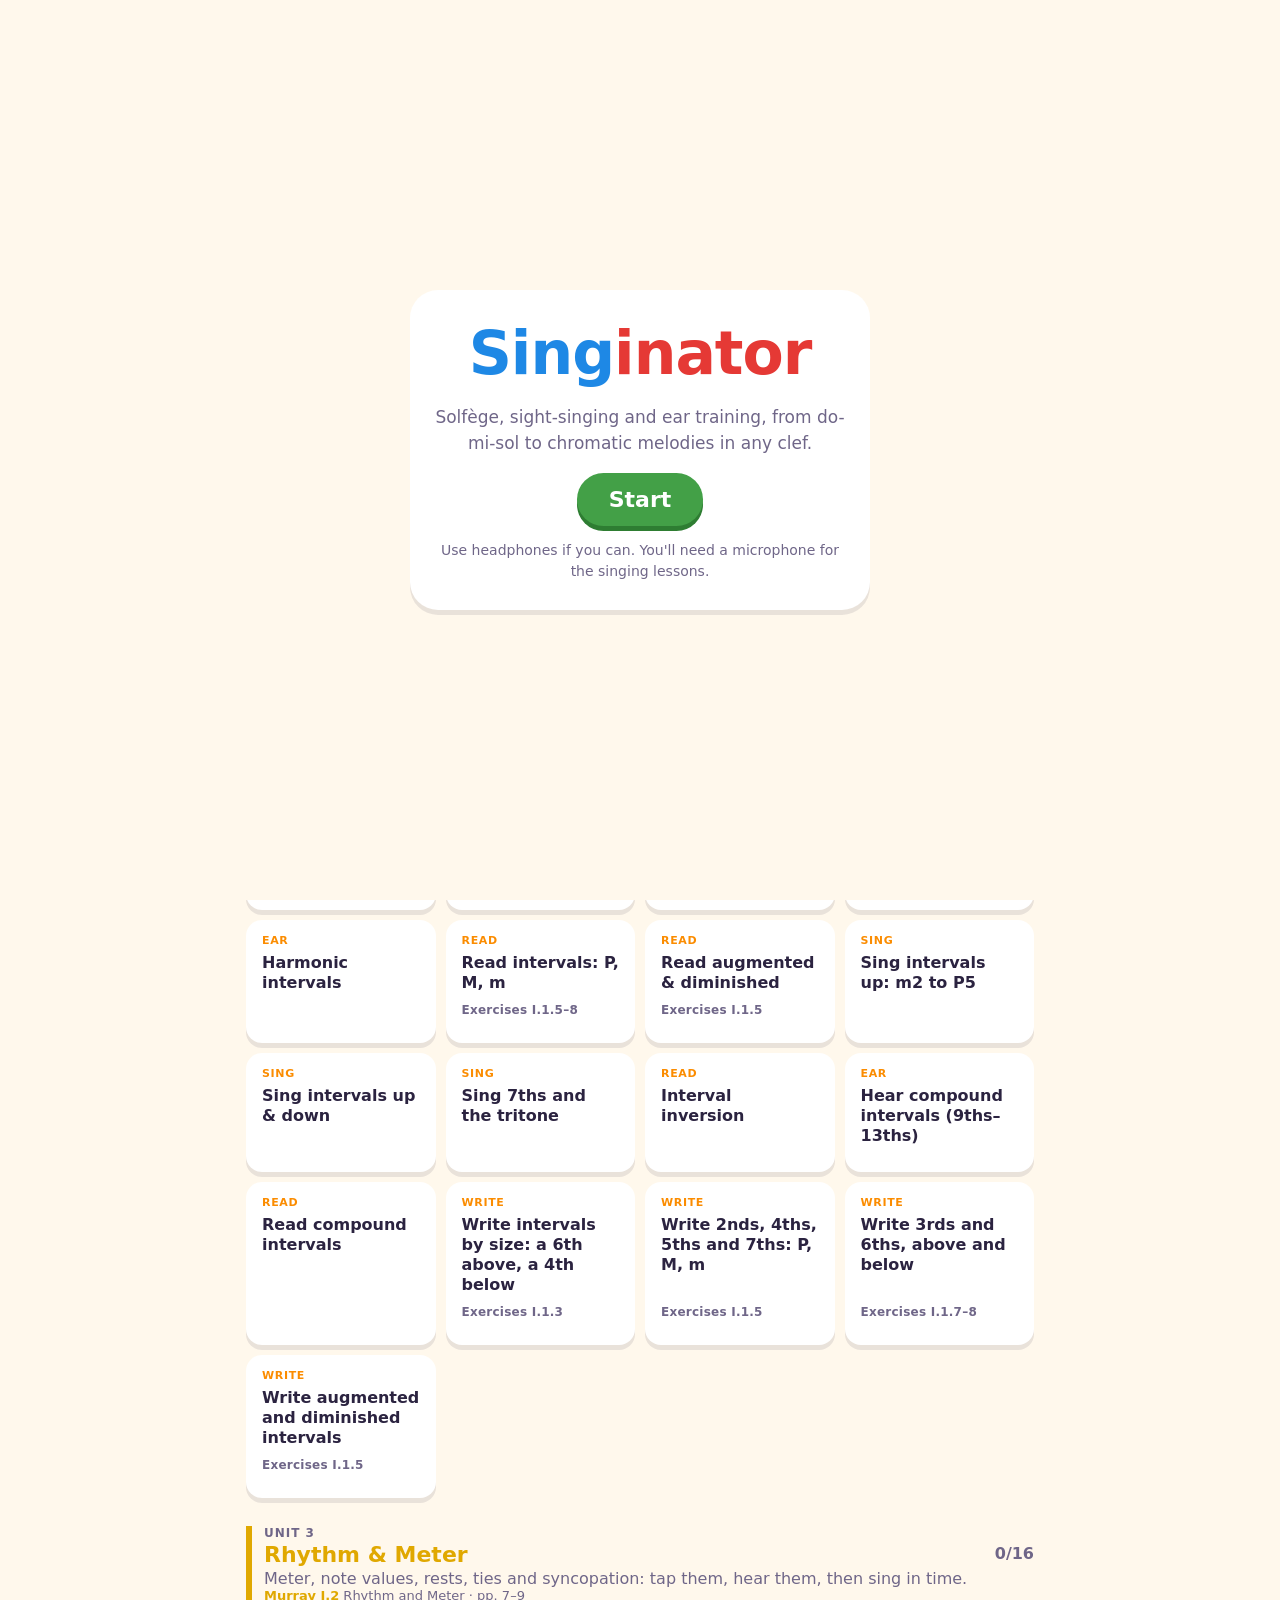
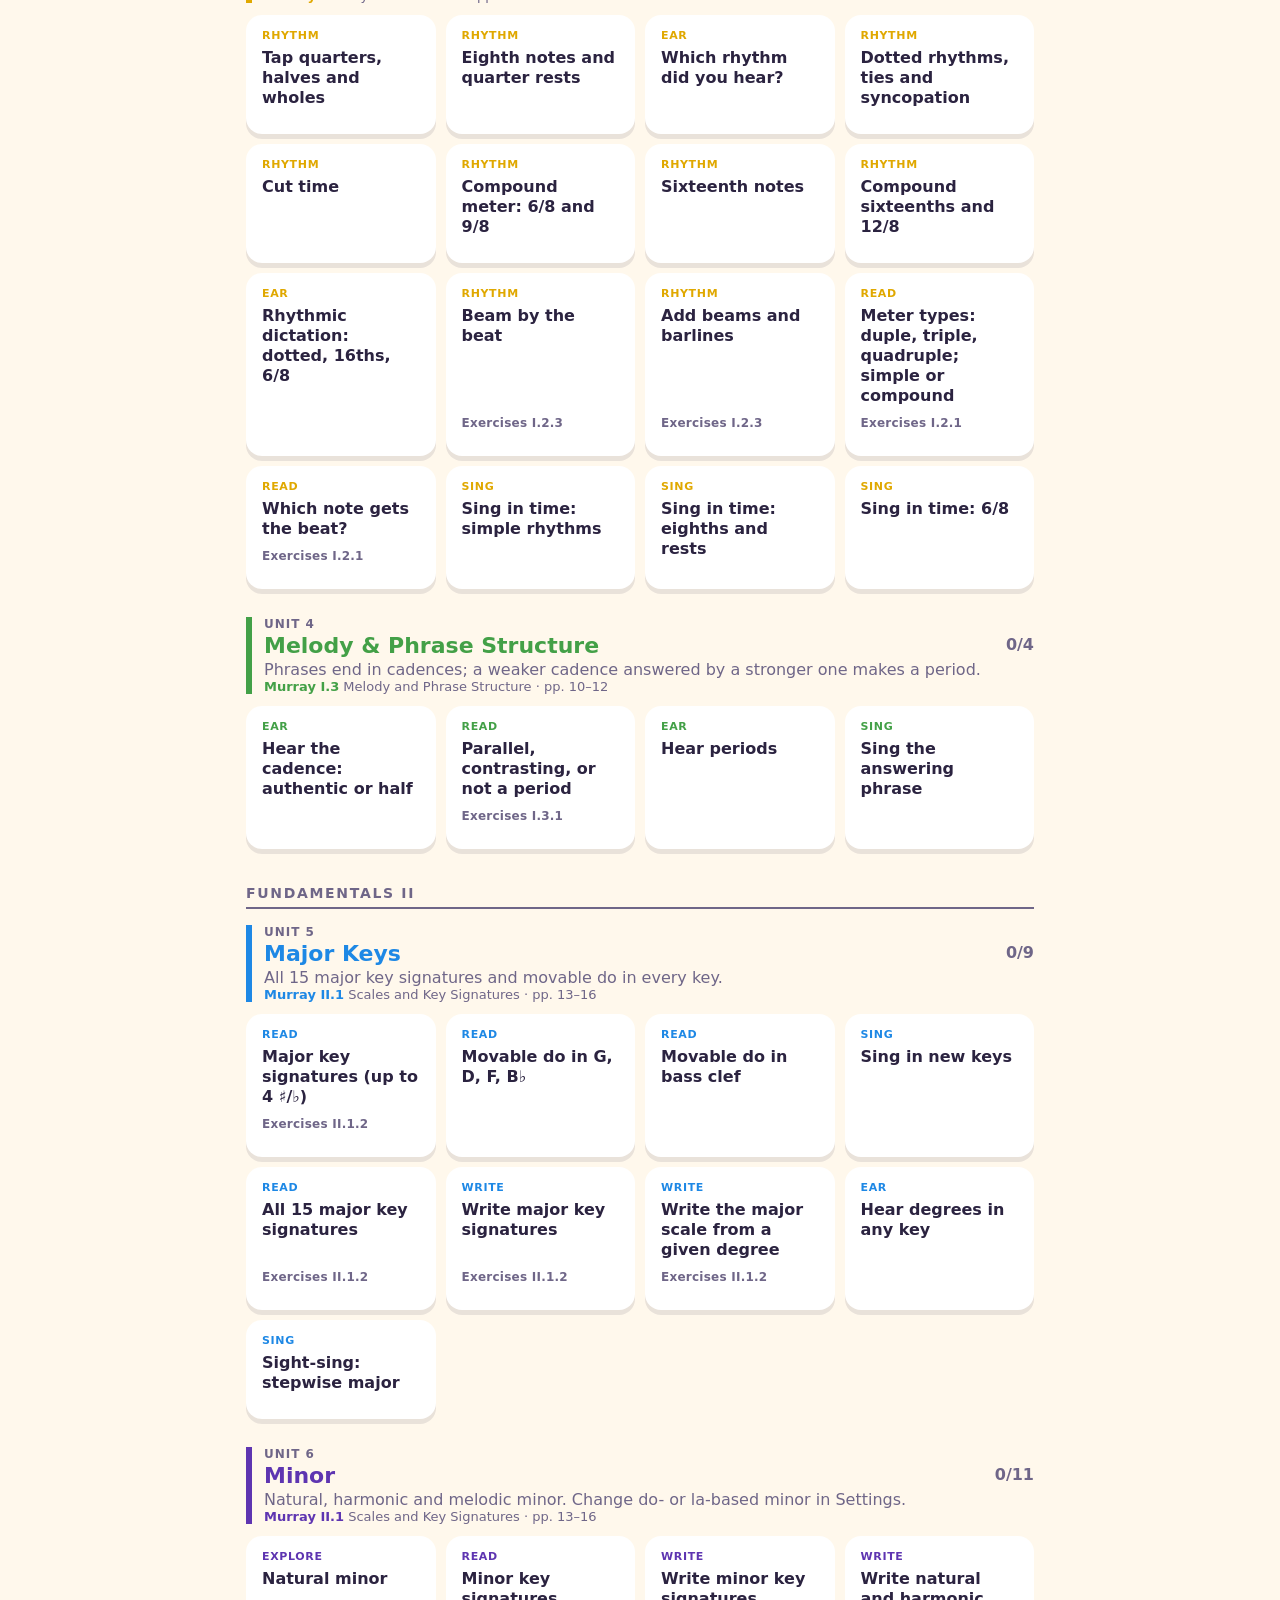
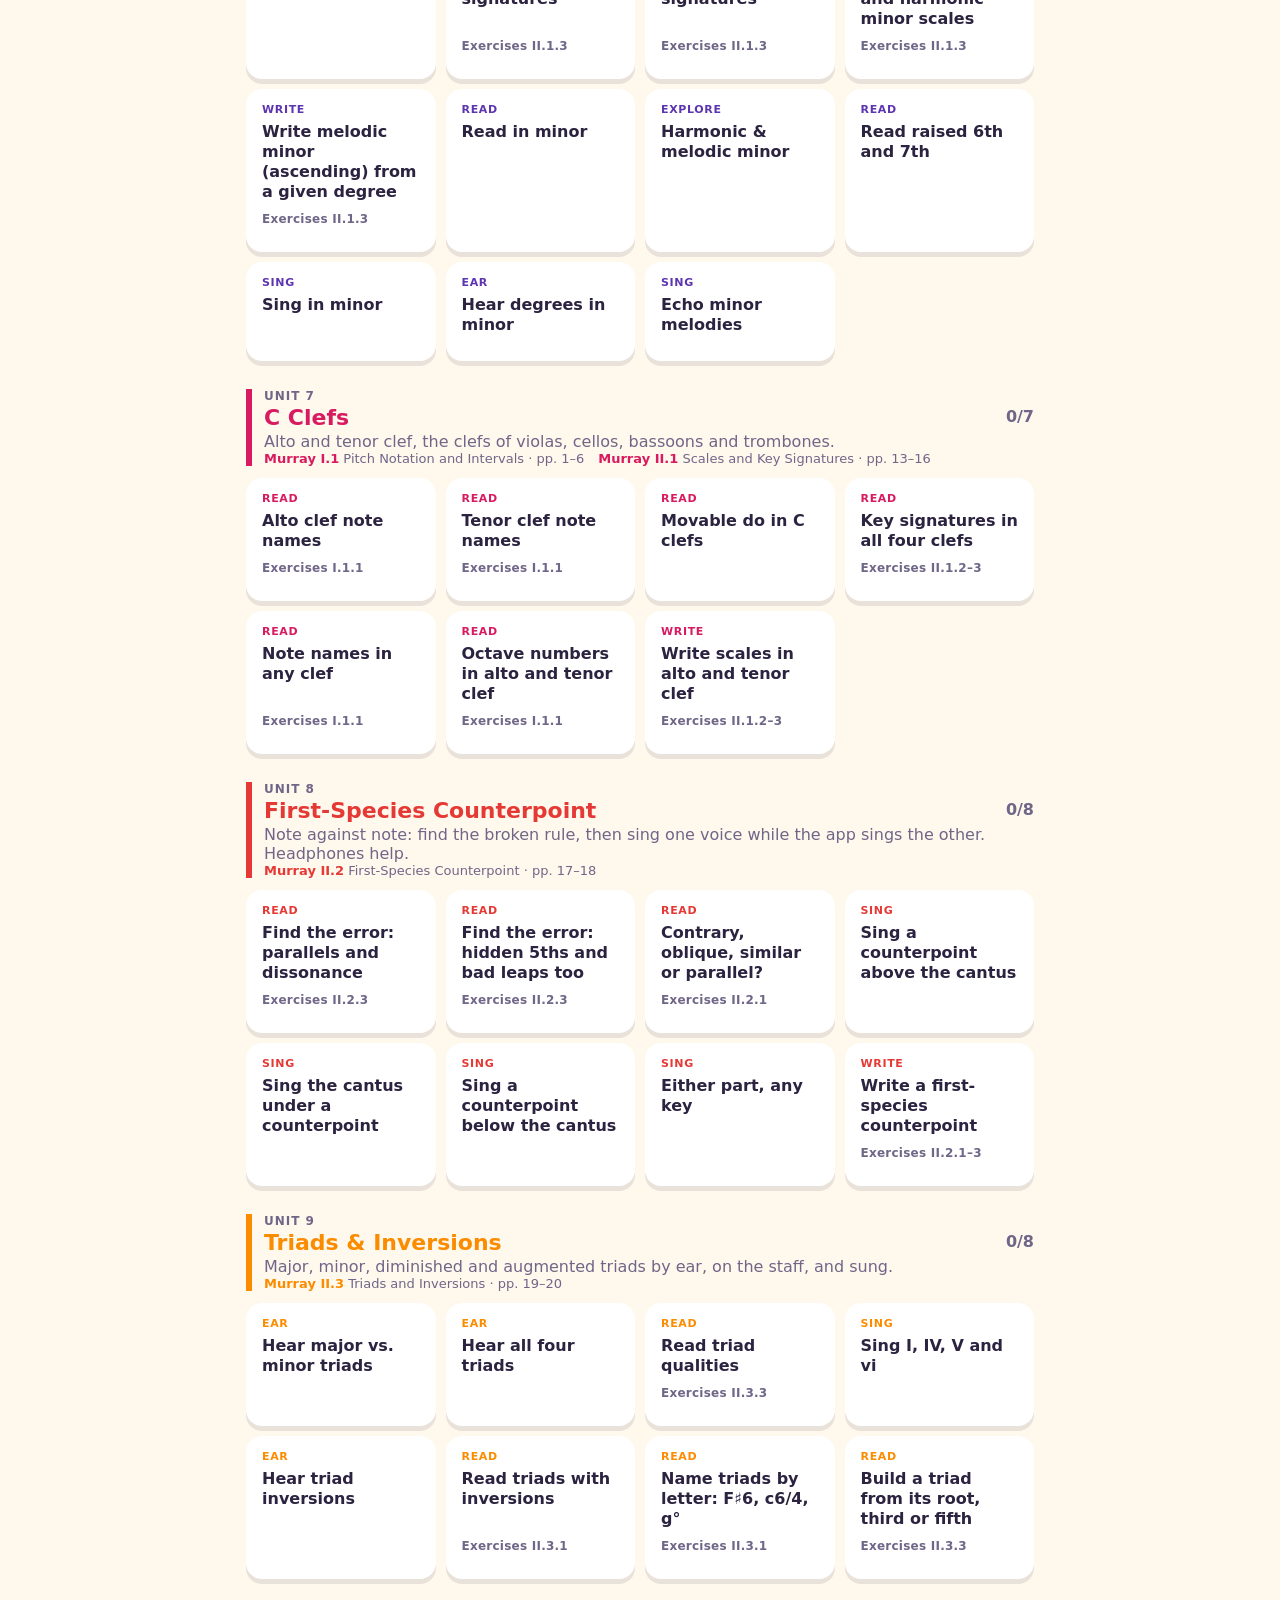
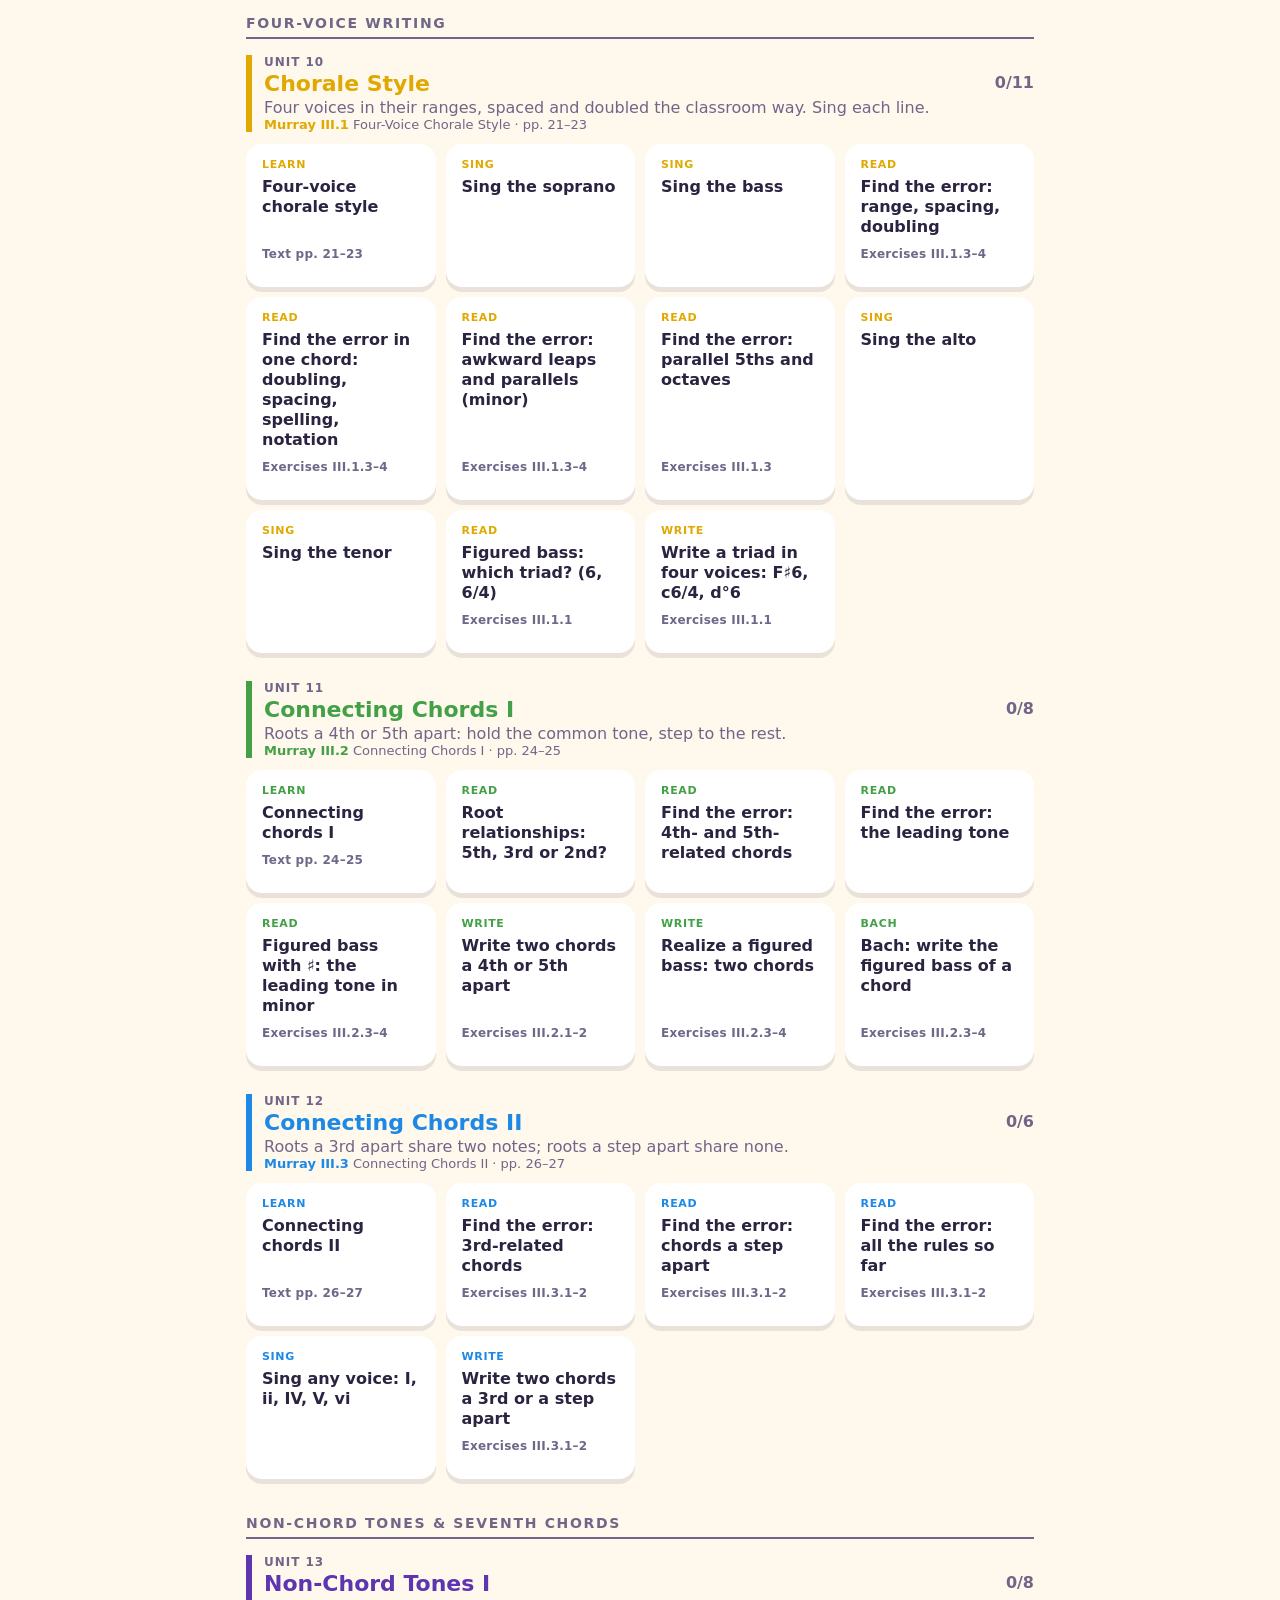
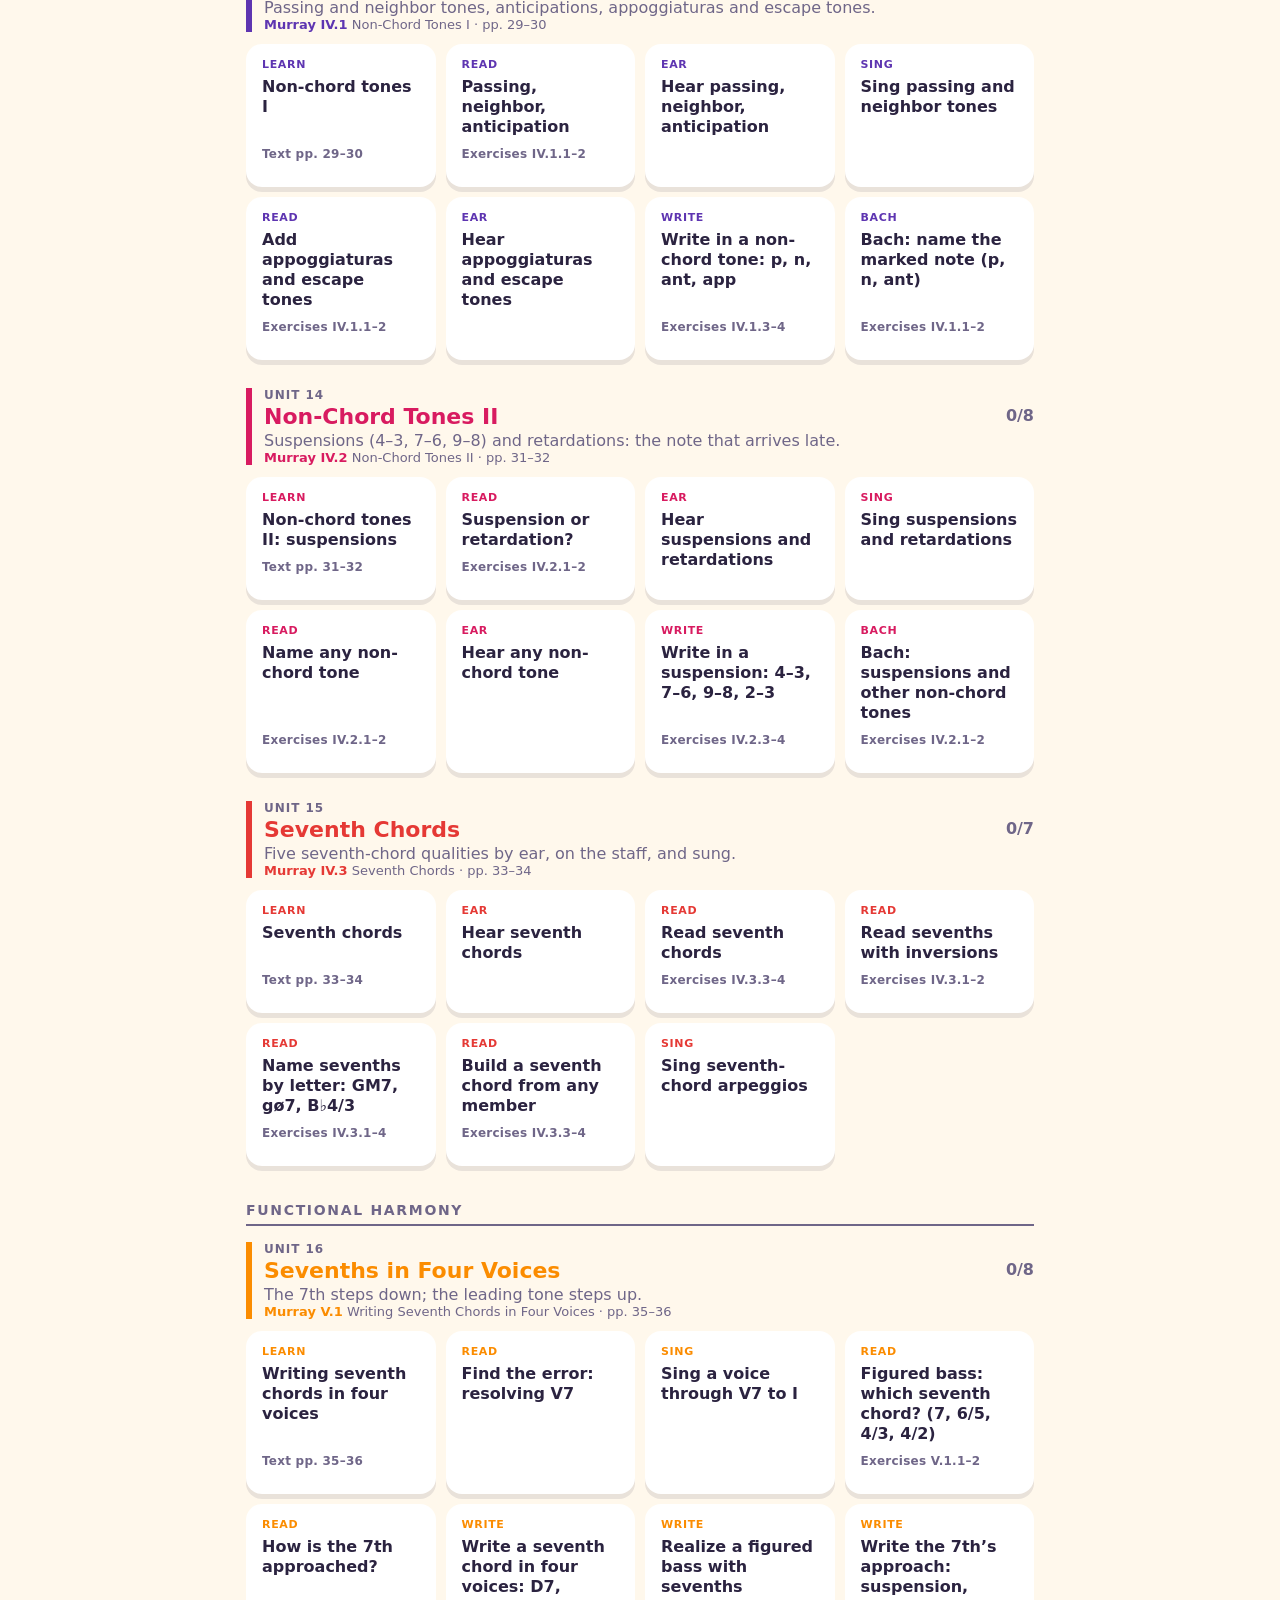
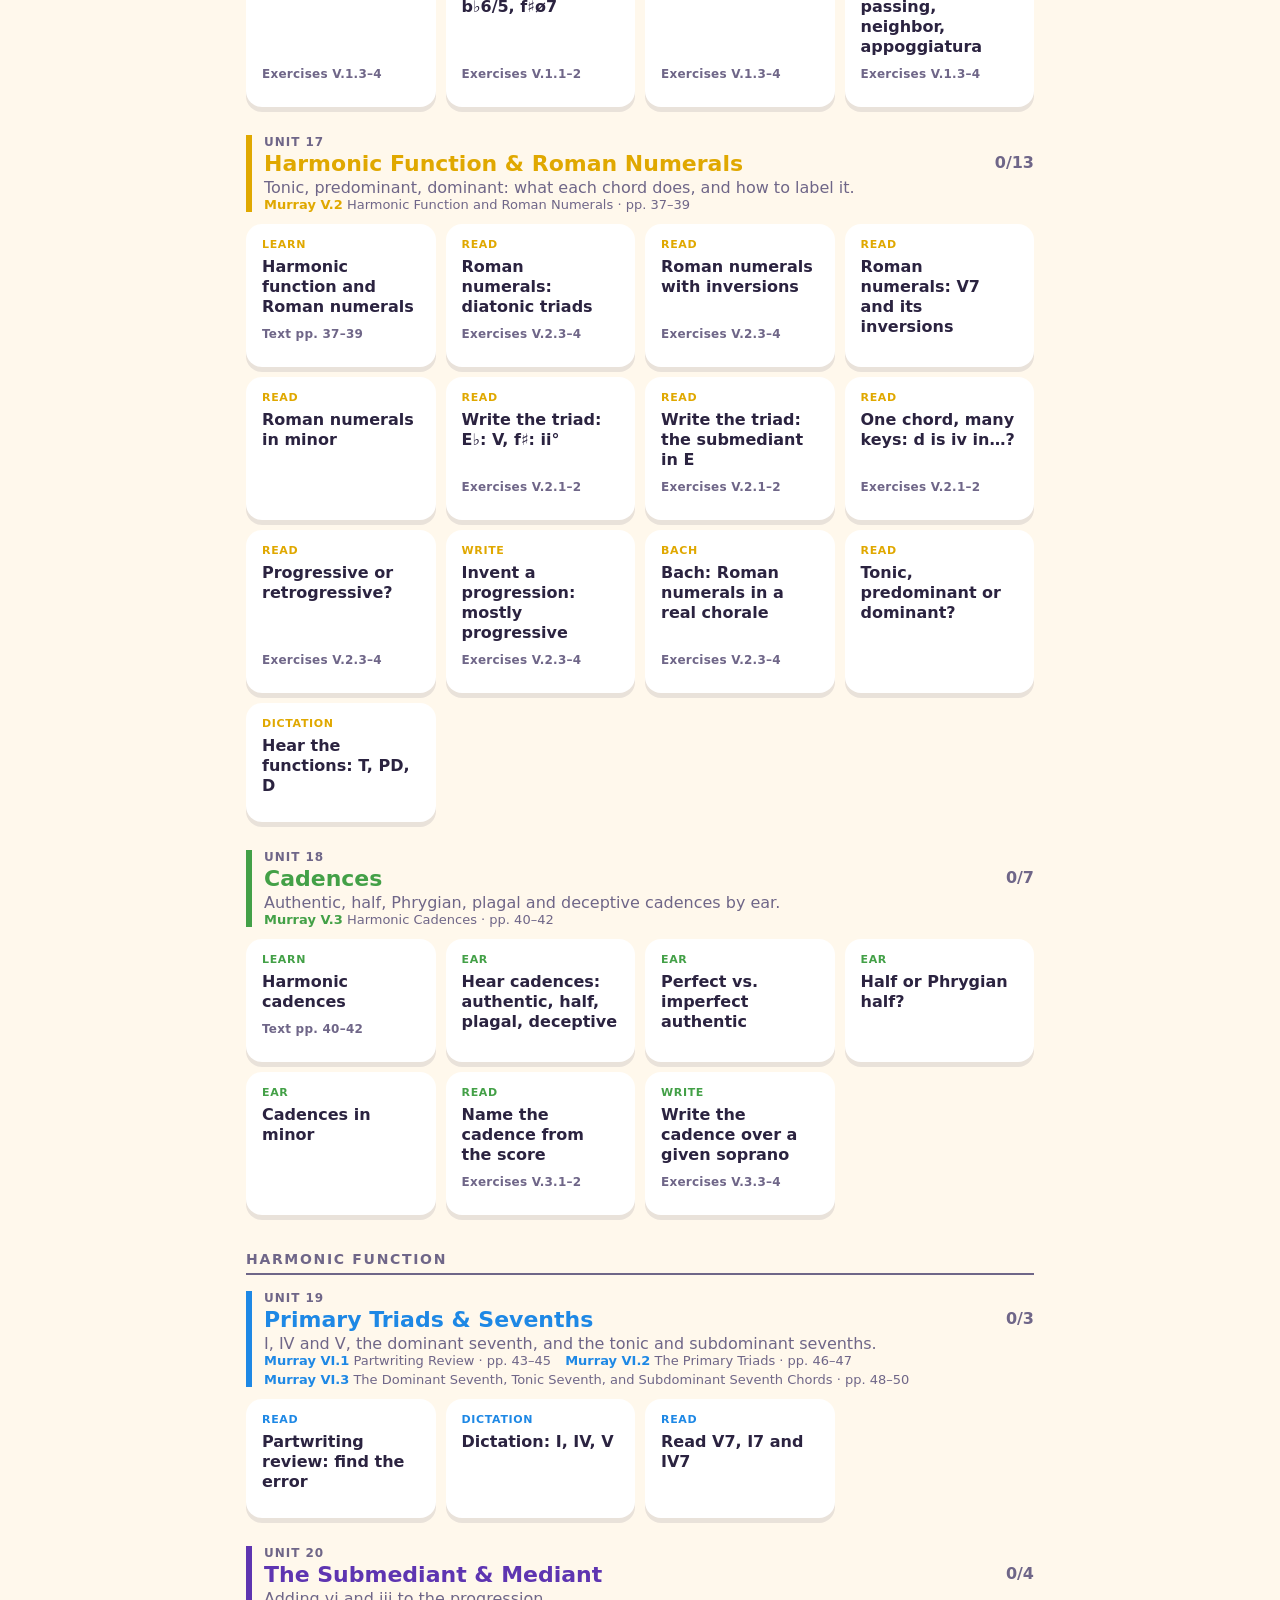
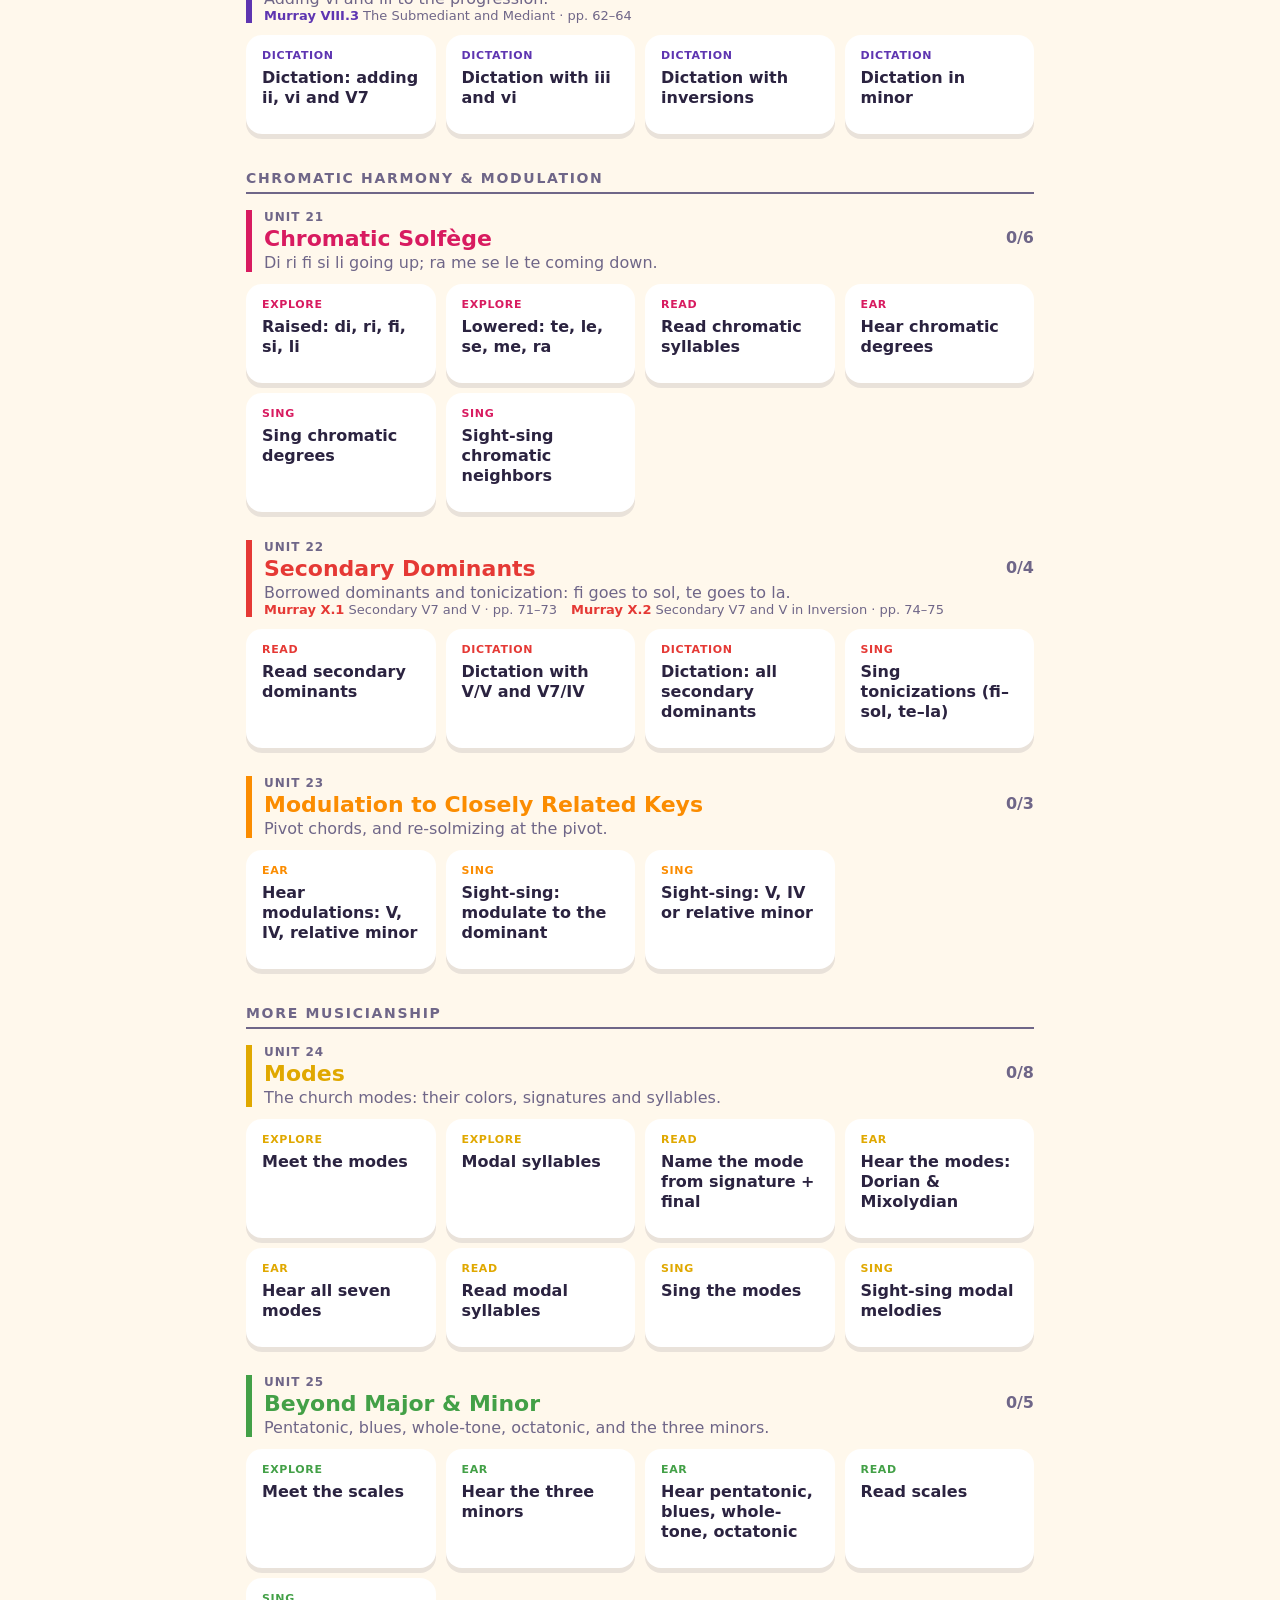
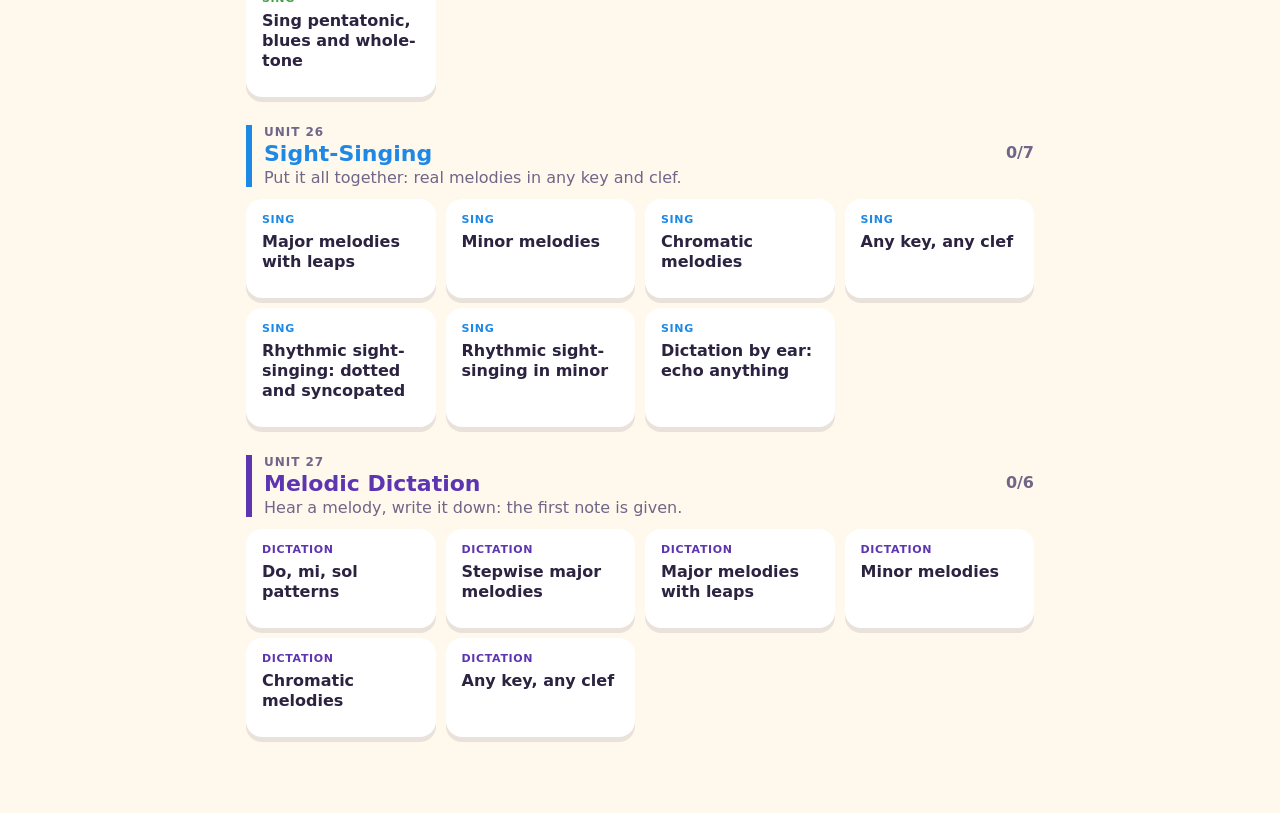
<file: index.html>
<!doctype html>
<html lang="en">
<head>
  <meta charset="utf-8">
  <meta name="viewport" content="width=device-width, initial-scale=1">
  <title>Singinator</title>
  <link rel="stylesheet" href="style.css">
</head>
<body>
  <div id="start" class="overlay">
    <div class="start-card">
      <h1 class="logo">Sing<span>inator</span></h1>
      <p>Solfège, sight-singing and ear training, from do-mi-sol to chromatic melodies in any clef.</p>
      <button id="start-btn" class="big-btn">Start</button>
      <p class="fine">Use headphones if you can. You'll need a microphone for the singing lessons.</p>
    </div>
  </div>

  <header class="topbar">
    <button id="home-btn" class="icon-btn" aria-label="Back to course" hidden>&larr;</button>
    <div class="logo small">Sing<span>inator</span></div>
    <div class="stars" aria-label="Points earned"><span class="star-icon">&#9733;</span> <span id="star-count">0</span></div>
    <button id="settings-btn" class="icon-btn" aria-label="Settings">&#9881;</button>
  </header>

  <main>
    <!-- Course map -->
    <section id="home" class="screen">
      <div class="continue-card">
        <div>
          <div class="eyebrow">Up next</div>
          <div class="continue-title" id="continue-title"></div>
          <div class="continue-meta" id="continue-meta"></div>
        </div>
        <button id="continue-btn" class="big-btn">Go</button>
      </div>
      <div id="units"></div>
    </section>

    <!-- Any lesson -->
    <section id="lesson" class="screen" hidden>
      <div class="lesson-head">
        <div>
          <div class="eyebrow" id="lesson-unit"></div>
          <h2 class="lesson-title" id="lesson-title"></h2>
          <a href="#" class="learn-link" id="lesson-learn" hidden></a>
        </div>
        <div class="dots" id="dots" aria-label="Last 10 answers"></div>
      </div>
      <div class="prompt" id="prompt"></div>
      <div class="sub" id="sub"></div>
      <svg id="staff" class="staff" role="img" aria-label="Music staff"></svg>
      <svg id="staff2" class="staff staff2" role="img" aria-label="Second staff" hidden></svg>
      <div class="slots" id="slots"></div>
      <div class="feedback" id="feedback">&nbsp;</div>
      <div class="answers" id="answers"></div>
      <div class="meter-slot"></div>
      <div class="action-row" id="actions"></div>
    </section>

    <!-- Reading for a lesson of the book -->
    <section id="learn" class="screen" hidden>
      <button id="learn-back" class="pill-btn ghost learn-back" hidden></button>
      <div class="eyebrow" id="learn-book"></div>
      <h2 class="lesson-title" id="learn-title"></h2>
      <div id="learn-body"></div>
    </section>
  </main>

  <template id="meter-tpl">
    <div class="meter">
      <div class="meter-track">
        <div class="meter-zone"></div>
        <div class="meter-target"></div>
        <div class="meter-ball"></div>
      </div>
      <div class="meter-side">
        <div class="meter-hint">Sing when you're ready</div>
        <div class="meter-sung">&nbsp;</div>
        <div class="meter-hold"><div class="meter-hold-fill"></div></div>
        <div class="meter-level" title="Microphone volume"><span>Mic</span><div class="meter-level-bar"><div class="meter-level-fill"></div></div></div>
        <select class="mic-select" aria-label="Microphone"></select>
        <div class="meter-debug" hidden></div>
      </div>
    </div>
  </template>

  <div id="settings" class="overlay dim" hidden>
    <div class="start-card settings-card">
      <h2>Settings</h2>
      <label class="setting">
        <span><b>Minor & modes</b><small>Which syllable is the tonic</small></span>
        <select id="set-minor">
          <option value="do">Tonic is do (do re me…)</option>
          <option value="la">Relative (la-based minor, re-based dorian…)</option>
        </select>
      </label>
      <label class="setting">
        <span><b>Pitch accuracy</b><small>How close counts as in tune</small></span>
        <select id="set-tol">
          <option value="50">Relaxed (±50¢)</option>
          <option value="35">Standard (±35¢)</option>
          <option value="25">Strict (±25¢)</option>
        </select>
      </label>
      <label class="setting">
        <span><b>Establish the key</b><small>Play a cadence before each question</small></span>
        <input type="checkbox" id="set-cadence">
      </label>
      <div class="action-row">
        <button id="set-reset" class="pill-btn ghost">Reset progress</button>
        <button id="set-close" class="pill-btn">Done</button>
      </div>
    </div>
  </div>

  <div id="mic-help" class="overlay dim" hidden>
    <div class="start-card">
      <h2>Microphone needed</h2>
      <p id="mic-help-text">Singing lessons need your microphone. Allow microphone access in your browser, then try again.</p>
      <button id="mic-retry" class="big-btn">Try again</button>
      <button id="mic-cancel" class="pill-btn ghost">Back</button>
    </div>
  </div>

  <div id="dev-panel" hidden>
    <b>Dev tone</b>
    <input type="range" id="dev-hz" min="0" max="900" step="0.5" value="0">
    <span id="dev-hz-val">off</span>
    <button id="dev-target">= target</button>
    <button id="dev-target-8vb">target 8vb</button>
    <button id="dev-off">off</button>
  </div>

  <div id="celebrate" aria-live="polite"></div>

  <script src="js/pitch.js"></script>
  <script src="js/theory.js"></script>
  <script src="js/harmony.js"></script>
  <script src="js/rhythm.js"></script>
  <script src="js/counterpoint.js"></script>
  <script src="js/partwriting.js"></script>
  <script src="js/nct.js"></script>
  <script src="js/phrase.js"></script>
  <script src="js/chorale.js"></script>
  <script src="js/chorales.js"></script>
  <script src="js/staff.js"></script>
  <script src="js/sound.js"></script>
  <script src="js/curriculum.js"></script>
  <script src="js/learn.js"></script>
  <script src="js/app.js"></script>
  <script src="js/exercises.js"></script>
  <script src="js/exercises-harmony.js"></script>
  <script src="js/exercises-scales.js"></script>
  <script src="js/exercises-modulation.js"></script>
  <script src="js/exercises-rhythm.js"></script>
  <script src="js/exercises-dictation.js"></script>
  <script src="js/exercises-twopart.js"></script>
  <script src="js/exercises-writing.js"></script>
  <script src="js/exercises-book.js"></script>
  <script src="js/exercises-compose.js"></script>
  <script src="js/exercises-fundamentals.js"></script>
  <script src="js/exercises-chorale.js"></script>
  <script src="js/learn-view.js"></script>
  <script src="js/main.js"></script>
</body>
</html>
</file>
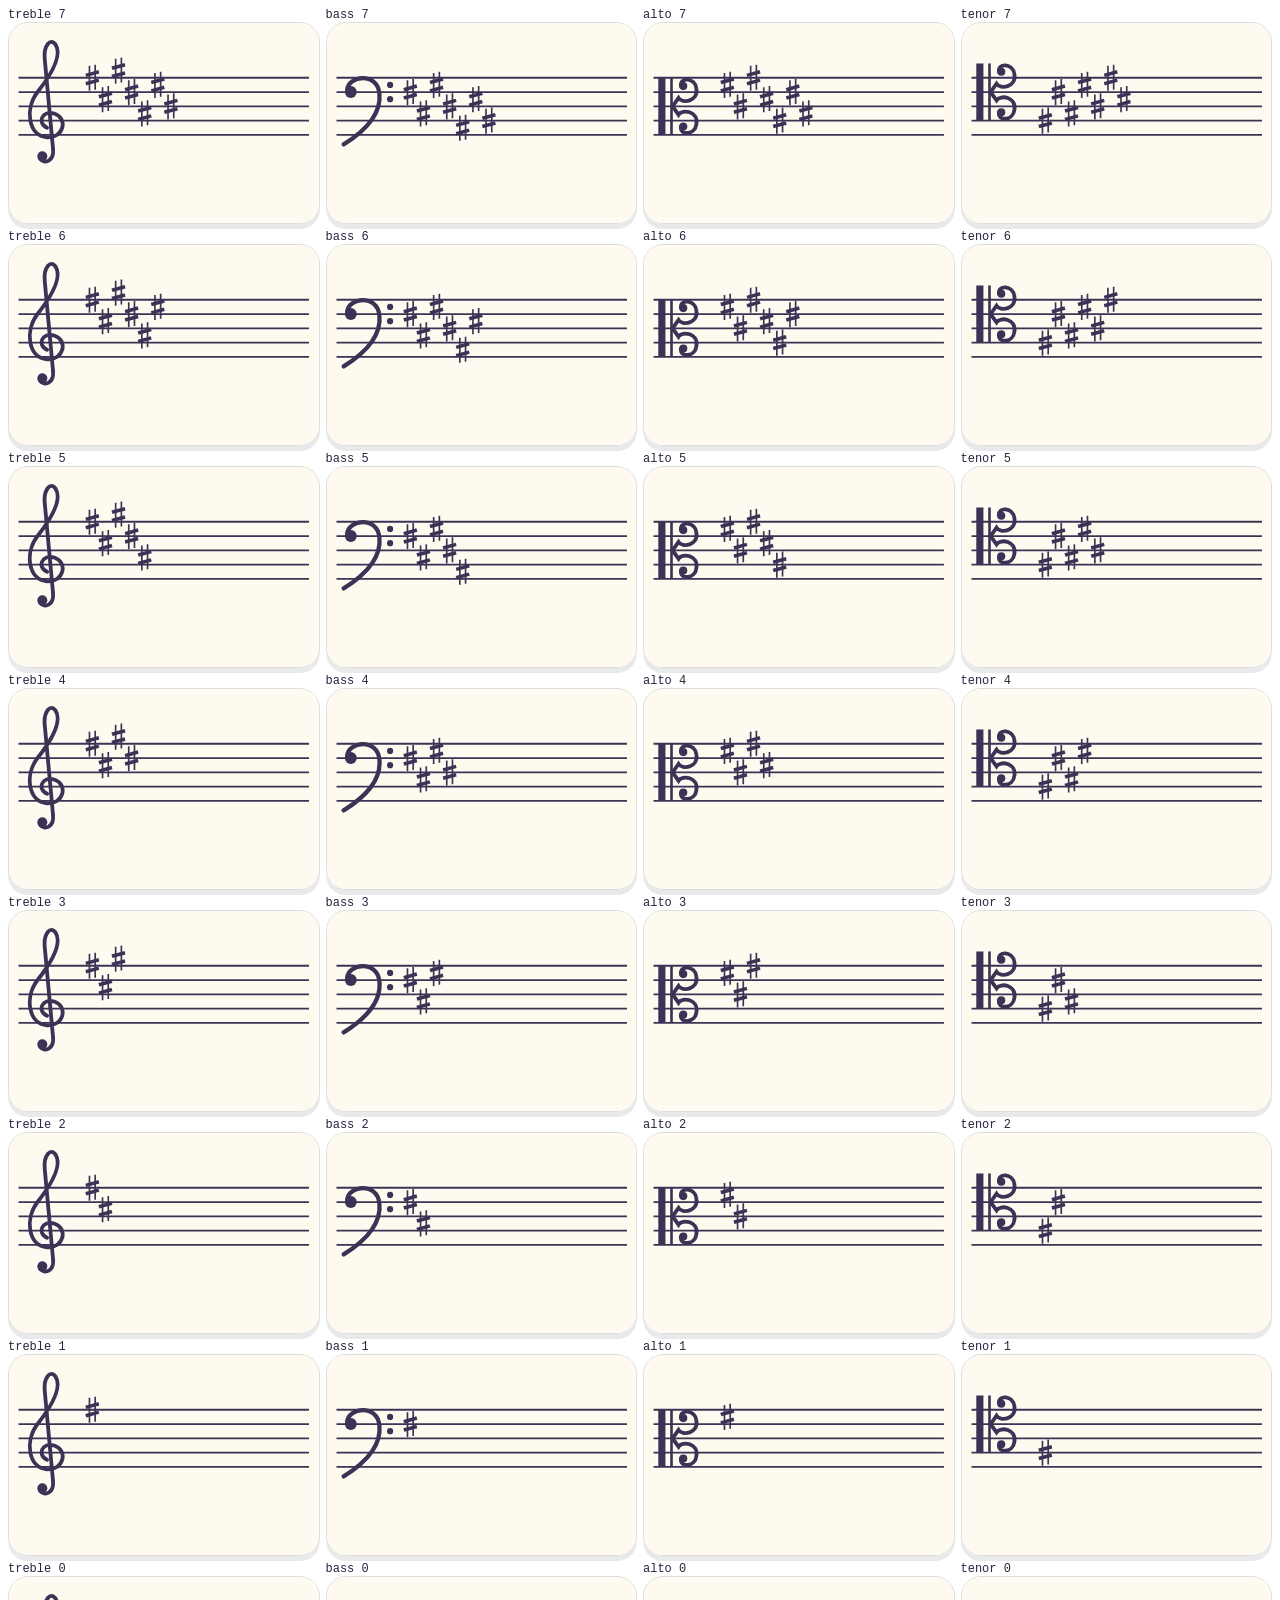
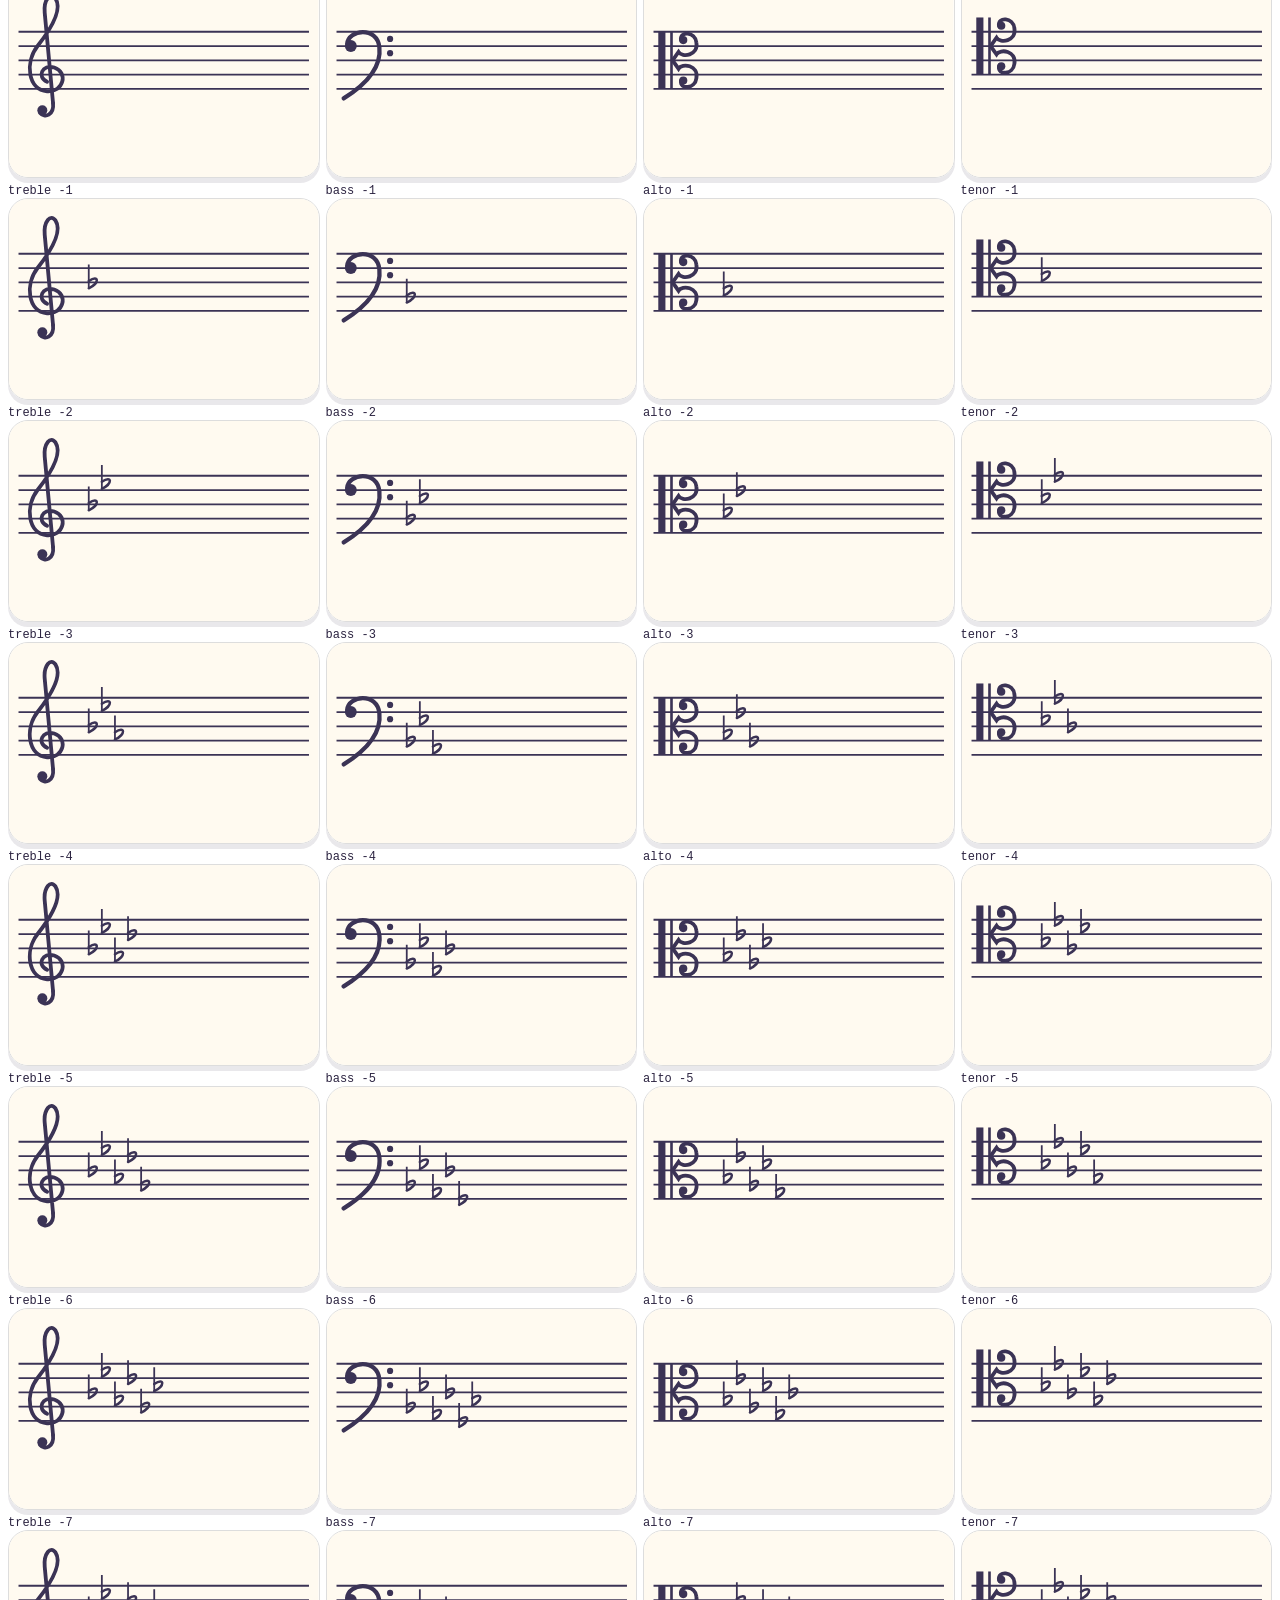
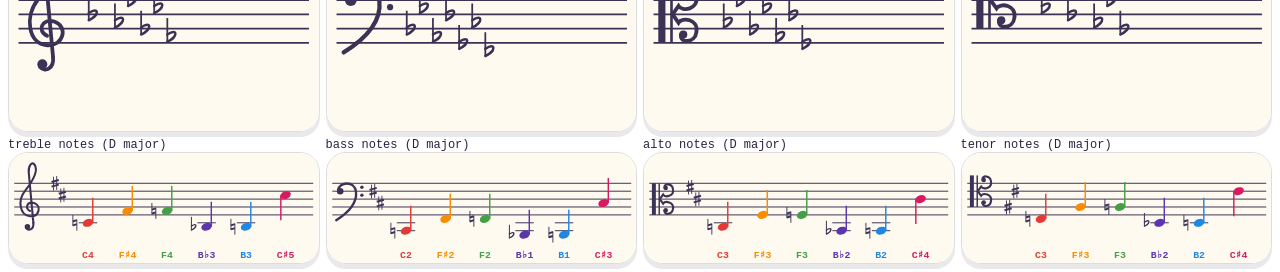
<file: test/staff-grid.html>
<!doctype html>
<html lang="en">
<head>
<meta charset="utf-8">
<title>Staff grid</title>
<link rel="stylesheet" href="../style.css">
<style>
  body { background: #fff; padding: 8px; }
  .grid { display: grid; grid-template-columns: repeat(4, 1fr); gap: 6px; }
  .grid div { font: 12px monospace; }
  .grid svg { width: 100%; border: 1px solid #ddd; }
</style>
</head>
<body>
<!-- Visual check: every key signature in every clef, plus chromatic notes. -->
<div class="grid" id="grid"></div>
<script src="../js/theory.js"></script>
<script src="../js/rhythm.js"></script>
<script src="../js/staff.js"></script>
<script>
  var grid = document.getElementById('grid');
  var clefs = ['treble', 'bass', 'alto', 'tenor'];
  var rows = [7, 6, 5, 4, 3, 2, 1, 0, -1, -2, -3, -4, -5, -6, -7];
  var only = new URLSearchParams(location.search).get('rows');
  if (only) rows = only.split(',').map(Number);
  function cell(label, opts) {
    var d = document.createElement('div');
    d.textContent = label;
    var svg = document.createElementNS('http://www.w3.org/2000/svg', 'svg');
    svg.setAttribute('class', 'staff');
    d.appendChild(svg);
    grid.appendChild(d);
    Staff.render(svg, opts);
  }
  rows.forEach(function (f) {
    clefs.forEach(function (c) { cell(c + ' ' + f, { clef: c, fifths: f, minWidth: 260 }); });
  });
  if (new URLSearchParams(location.search).get('notes') !== '0') {
    clefs.forEach(function (c) {
      var mid = Theory.CLEFS[c].bottom;
      var notes = ['C4', 'F#4', 'F4', 'Bb3', 'B3', 'C#5'].map(function (s, i) {
        var n = Theory.parse(s);
        // keep each clef's notes on/near its staff
        var shift = Math.round((Theory.step(mid) + 4 - Theory.step(Theory.parse('B4'))) / 7);
        n.oct += shift;
        return { n: n, color: ['#e53935','#fb8c00','#43a047','#5e35b1','#1e88e5','#d81b60'][i], label: Theory.name(n, true) };
      });
      cell(c + ' notes (D major)', { clef: c, fifths: 2, notes: notes, minWidth: 260 });
    });
  }

  if (new URLSearchParams(location.search).get('chords')) {
    grid.innerHTML = '';
    var chords = [
      ['treble', 0, 'G3', 'dom7', 0], ['treble', 0, 'G3', 'dom7', 1], ['treble', 0, 'G3', 'dom7', 2], ['treble', 0, 'G3', 'dom7', 3],
      ['bass', 0, 'G2', 'dom7', 3], ['treble', 0, 'C#4', 'dim7', 0], ['treble', 2, 'F#4', 'hdim7', 1], ['alto', -3, 'Ab3', 'maj7', 2],
    ];
    chords.forEach(function (c) {
      var tones = Theory.chordVoicing(Theory.parse(c[2]), c[3], c[4]);
      if (c[0] === 'treble') tones.forEach(function (t) { t.oct += 1; });
      cell(c.slice(2).join(' '), { clef: c[0], fifths: c[1], minWidth: 260,
        notes: tones.map(function (t) { return { n: t, col: 0, label: Theory.name(t) }; }) });
    });
    var cluster = ['C5', 'D5', 'E5', 'F5'].map(function (s) { return { n: Theory.parse(s), col: 0 }; });
    cell('cluster stem down', { clef: 'treble', notes: cluster, minWidth: 260 });
    var low = ['C4', 'D4', 'E4'].map(function (s) { return { n: Theory.parse(s), col: 0 }; });
    cell('cluster stem up', { clef: 'treble', notes: low, minWidth: 260 });
    var accs = ['C#4', 'E#4', 'G#4', 'B#4'].map(function (s) { return { n: Theory.parse(s), col: 0 }; });
    cell('C# aug-ish stack', { clef: 'treble', notes: accs, minWidth: 260 });
    var accs2 = ['Db4', 'Eb4', 'F#4'].map(function (s) { return { n: Theory.parse(s), col: 0 }; });
    cell('accidental seconds', { clef: 'treble', notes: accs2, minWidth: 260 });
  }

  if (new URLSearchParams(location.search).get('rhythm')) {
    grid.innerHTML = '';
    grid.style.gridTemplateColumns = '1fr 1fr';
    var seed = 1;
    var rnd = function () { seed = (seed * 16807) % 2147483647; return seed / 2147483647; };
    var level = Number(new URLSearchParams(location.search).get('rhythm'));
    ['2/4', '3/4', '4/4', '6/8', '9/8', '12/8', '2/2'].forEach(function (ts, i) {
      var ev = Rhythm.makeRhythm(ts, 2, level, rnd);
      var d = document.createElement('div'); d.textContent = ts + ' L' + level; grid.appendChild(d);
      var svg = document.createElementNS('http://www.w3.org/2000/svg', 'svg'); svg.setAttribute('class', 'staff'); d.appendChild(svg);
      var pitched = i % 2 === 1;
      var pitches = ['C4', 'E4', 'G4', 'B4', 'D5', 'F#5', 'A5', 'G4', 'F4', 'D4', 'Bb3', 'C5'];
      Staff.renderMeasures(svg, { clef: pitched ? 'treble' : 'percussion', fifths: pitched ? 1 : 0, time: ts, minWidth: 560,
        events: ev.map(function (e, j) { return Object.assign({ n: pitched ? Theory.parse(pitches[j % pitches.length]) : null }, e); }) });
    });
  }
</script>
</body>
</html>
</file>
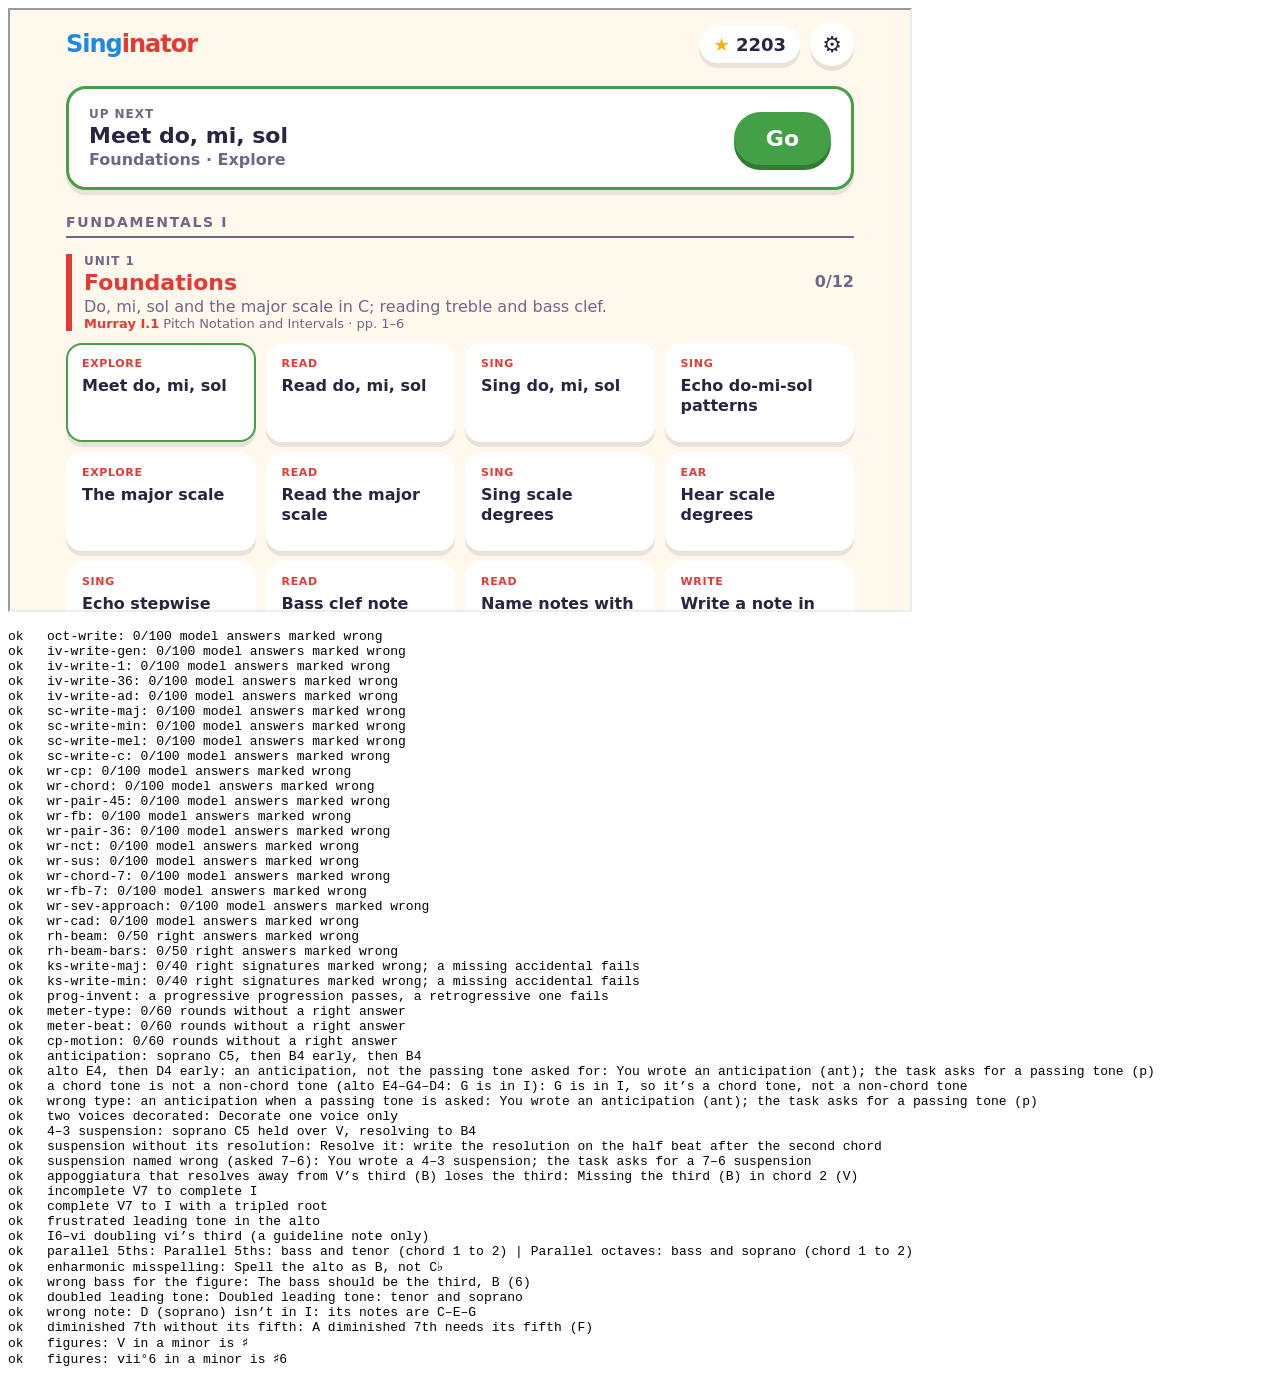
<file: test/write-check.html>
<!doctype html>
<!-- Open at http://localhost:8000/test/write-check.html. Plays 100 rounds of
     every writing lesson, entering the app's own model answer (all must be
     correct), then grades answers the book accepts (must pass) and common
     mistakes (must fail). -->
<meta charset="utf-8"><title>Writing check</title>
<iframe id="f" src="../index.html" style="width:900px;height:600px"></iframe><pre id="out">running…</pre>
<script>
var f = document.getElementById('f'), out = [];
f.onload = function () {
  var w = f.contentWindow, d = f.contentDocument;
  w.onerror = function (m, s, l) { out.push('ERROR ' + m + ' @' + l); };
  d.getElementById('start').hidden = true;
  w.Sound.playNote = w.Sound.playAt = function () {};
  w.Sound.playSequence = function () { return Promise.resolve(); };
  var T = w.Theory, H = w.Harmony, C = w.Exercises.compose, P = T.parse, k = T.key('C');
  var lessons = [];
  w.Curriculum.UNITS.forEach(function (u) { u.lessons.forEach(function (l) { if (/^write/.test(l.engine) && l.engine !== 'writeKeySig') lessons.push(l); }); });
  lessons.forEach(function (L) {
    var E = w.Exercises.engines[L.engine], bad = 0;
    for (var i = 0; i < 100; i++) {
      E.round(L);
      var cur = E.current;
      cur.model.forEach(function (col, c) { col.forEach(function (n, vi) {
        if (n && !(cur.notes[c][vi] && T.same(n, cur.notes[c][vi]))) cur.place(c, vi, T.note(n.l, n.acc, n.oct));
      }); });
      cur.check();
      var fb = d.getElementById('feedback');
      if (!/good/.test(fb.className)) { bad++; if (bad < 4) out.push(L.id + ' model failed: ' + fb.textContent); }
    }
    out.push((bad ? 'FAIL ' : 'ok   ') + L.id + ': ' + bad + '/100 model answers marked wrong');
  });
  // beams and barlines: the right answer must pass
  w.Curriculum.UNITS.forEach(function (u) { u.lessons.forEach(function (L) {
    if (L.engine !== 'beamRhythm') return;
    var bad = 0;
    for (var i = 0; i < 50; i++) {
      w.Exercises.engines.beamRhythm.round(L);
      var cur = w.Exercises.engines.beamRhythm.current;
      cur.want.forEach(function (on, j) { if (on) cur.toggle(j); });
      if (L.mode === 'both') { cur.setTool('bar'); cur.wantBars.forEach(function (on, j) { if (on) cur.toggle(j); }); }
      cur.check();
      if (!/good/.test(d.getElementById('feedback').className)) { bad++; if (bad < 3) out.push(L.id + ' failed: ' + d.getElementById('feedback').textContent); }
    }
    out.push((bad ? 'FAIL ' : 'ok   ') + L.id + ': ' + bad + '/50 right answers marked wrong');
  }); });

  // key signatures, invented progressions, and the multiple-choice drills
  var each = function (engine, fn) { w.Curriculum.UNITS.forEach(function (u) { u.lessons.forEach(function (L) { if (L.engine === engine) fn(L); }); }); };
  var good = function () { return /good/.test(d.getElementById('feedback').className); };
  each('writeKeySig', function (L) {
    var bad = 0;
    for (var i = 0; i < 40; i++) {
      w.Exercises.engines.writeKeySig.round(L);
      var cur = w.Exercises.engines.writeKeySig.current;
      cur.want.forEach(function (p) { cur.place(p, cur.sharp ? 1 : -1); });
      cur.check();
      if (!good()) bad++;
    }
    w.Exercises.engines.writeKeySig.round(L);
    var c2 = w.Exercises.engines.writeKeySig.current;
    c2.want.slice(1).forEach(function (p) { c2.place(p, c2.sharp ? 1 : -1); });
    c2.check();
    out.push((bad || good() ? 'FAIL ' : 'ok   ') + L.id + ': ' + bad + '/40 right signatures marked wrong; a missing accidental ' + (good() ? 'PASSED' : 'fails'));
  });
  each('inventProgression', function (L) {
    w.Exercises.engines.inventProgression.round(L);
    var cur = w.Exercises.engines.inventProgression.current;
    ['vi', 'IV', 'ii', 'V', 'vi', 'ii', 'V', 'I'].forEach(cur.choose);
    cur.check();
    var g1 = good();
    w.Exercises.engines.inventProgression.round(L);
    cur = w.Exercises.engines.inventProgression.current;
    ['V', 'IV', 'I', 'V', 'IV', 'I', 'V', 'I'].forEach(cur.choose);
    cur.check();
    out.push((g1 && !good() ? 'ok   ' : 'FAIL ') + L.id + ': a progressive progression passes, a retrogressive one fails');
  });
  ['meterType', 'motionType'].forEach(function (eng) {
    each(eng, function (L) {
      var bad = 0;
      for (var i = 0; i < 60; i++) {
        w.Exercises.engines[eng].round(L);
        var bs = [].slice.call(d.querySelectorAll('#answers .ans-btn'));
        bs[0].click();
        if (!d.querySelector('#answers .ans-btn.right')) bad++;
      }
      out.push((bad ? 'FAIL ' : 'ok   ') + L.id + ': ' + bad + '/60 rounds without a right answer');
    });
  });

  // non-chord tones, by hand: C major I - V, model voicing
  var c1 = H.chord(k, 'I'), c2 = H.chord(k, 'V');
  var m = [['C3', 'G3', 'E4', 'C5'], ['G2', 'G3', 'D4', 'B4']].map(function (x) { return x.map(P); });
  function nct(want, mid, beat, after) {
    var g = [m[0].slice(), [null, null, null, null], m[1].slice(), [null, null, null, null]];
    (mid || []).forEach(function (x) { g[1][x[0]] = P(x[1]); });
    (beat || []).forEach(function (x) { g[2][x[0]] = P(x[1]); });
    (after || []).forEach(function (x) { g[3][x[0]] = P(x[1]); });
    return C.gradeNCT(k, c1, c2, m, want, g).problems.map(function (p) { return p.msg; });
  }
  expect('anticipation: soprano C5, then B4 early, then B4', true, nct({ type: 'ANT' }, [[3, 'B4']]));
  expect('alto E4, then D4 early: an anticipation, not the passing tone asked for', false, nct({ type: 'PT' }, [[2, 'D4']]));
  expect('a chord tone is not a non-chord tone (alto E4–G4–D4: G is in I)', false, nct({ type: 'PT' }, [[2, 'G4']]));
  expect('wrong type: an anticipation when a passing tone is asked', false, nct({ type: 'PT' }, [[3, 'B4']]));
  expect('two voices decorated', false, nct({ type: 'ANT' }, [[3, 'B4'], [2, 'D4']]));
  expect('4–3 suspension: soprano C5 held over V, resolving to B4', true, nct({ type: 'SUS', figure: '4-3' }, null, [[3, 'C5']], [[3, 'B4']]));
  expect('suspension without its resolution', false, nct({ type: 'SUS', figure: '4-3' }, null, [[3, 'C5']]));
  expect('suspension named wrong (asked 7–6)', false, nct({ type: 'SUS', figure: '7-6' }, null, [[3, 'C5']], [[3, 'B4']]));
  expect('appoggiatura that resolves away from V’s third (B) loses the third', false, nct({ type: 'APP' }, null, [[3, 'E5']], [[3, 'D5']]));

  function grade(ids, vs, opts) {
    var ch = ids.map(function (id) { return id.tones ? id : H.chord(k, id); });
    return C.gradeFour(k, ch, vs.map(function (x) { return x.map(P); }), opts).problems.map(function (p) { return p.msg; });
  }
  function expect(name, ok, problems) { out.push((ok === !problems.length ? 'ok   ' : 'FAIL ') + name + (problems.length ? ': ' + problems.join(' | ') : '')); }
  expect('incomplete V7 to complete I', true, grade(['V7', 'I'], [['G2', 'F3', 'B3', 'G4'], ['C3', 'E3', 'C4', 'G4']]));
  expect('complete V7 to I with a tripled root', true, grade(['V7', 'I'], [['G2', 'F3', 'B3', 'D4'], ['C3', 'E3', 'C4', 'C4']]));
  expect('frustrated leading tone in the alto', true, grade(['V', 'I'], [['G2', 'D3', 'B3', 'G4'], ['C3', 'E3', 'G3', 'G4']]));
  expect('I6–vi doubling vi’s third (a guideline note only)', true, grade(['I6', 'vi'], [['E3', 'G3', 'C4', 'C5'], ['A2', 'E3', 'C4', 'C5']]));
  expect('parallel 5ths', false, grade(['IV', 'V'], [['F2', 'C3', 'A3', 'F4'], ['G2', 'D3', 'B3', 'G4']]));
  expect('enharmonic misspelling', false, grade(['V'], [['G2', 'D3', 'Cb4', 'G4']]));
  expect('wrong bass for the figure', false, grade(['V6'], [['G2', 'D3', 'B3', 'G4']]));
  expect('doubled leading tone', false, grade(['V'], [['G2', 'B3', 'D4', 'B4']]));
  expect('wrong note', false, grade(['I'], [['C3', 'G3', 'E4', 'D5']]));
  var dim7 = C.looseChord(P('B3'), 'dim7', 0);
  expect('diminished 7th without its fifth', false, grade([dim7], [['B2', 'B3', 'D4', 'Ab4']], { keyless: true }));
  var a = T.key('A', 'minor');
  expect('figures: V in a minor is ♯', true, C.figureText(a, H.chord(a, 'V')) === '♯' ? [] : ['got ' + C.figureText(a, H.chord(a, 'V'))]);
  expect('figures: vii°6 in a minor is ♯6', true, C.figureText(a, H.chord(a, 'vii°6')) === '♯6' ? [] : ['got ' + C.figureText(a, H.chord(a, 'vii°6'))]);
  document.getElementById('out').textContent = out.join('\n');
};
</script>
</file>
<file: style.css>
:root {
  --do: #e53935;
  --re: #fb8c00;
  --mi: #e0a800;
  --fa: #43a047;
  --sol: #1e88e5;
  --la: #5e35b1;
  --ti: #d81b60;

  --bg: #fff8ec;
  --card: #ffffff;
  --ink: #2b2340;
  --muted: #6f6688;
  --staff-bg: #fffaf0;
  --shadow: 0 5px 0 rgba(43, 35, 64, 0.1);
  --radius: 20px;
  color-scheme: light;
}

@media (prefers-color-scheme: dark) {
  :root {
    --bg: #1c1830;
    --card: #2a2445;
    --ink: #f4f0ff;
    --muted: #b3a9d1;
    --shadow: 0 5px 0 rgba(0, 0, 0, 0.35);
    --mi: #f9c623;
    color-scheme: dark;
  }
}

* { box-sizing: border-box; }

html, body {
  margin: 0;
  background: var(--bg);
  color: var(--ink);
  font-family: ui-rounded, "SF Pro Rounded", "Nunito", system-ui, sans-serif;
  -webkit-tap-highlight-color: transparent;
}

[hidden] { display: none !important; }

button {
  font: inherit;
  color: inherit;
  cursor: pointer;
  border: none;
  touch-action: manipulation;
}

select { font: inherit; padding: 6px 10px; border-radius: 10px; }

main {
  max-width: 820px;
  margin: 0 auto;
  padding: 0 16px 48px;
}

.eyebrow {
  font-size: 12px;
  font-weight: 800;
  letter-spacing: 0.08em;
  text-transform: uppercase;
  color: var(--muted);
}

/* ---------- Logo / top bar ---------- */
.logo {
  font-weight: 900;
  font-size: clamp(40px, 10vw, 60px);
  letter-spacing: -1px;
  margin: 0;
  color: var(--sol);
}
.logo span { color: var(--do); }
.logo.small { font-size: 24px; }

.topbar {
  display: flex;
  align-items: center;
  gap: 10px;
  max-width: 820px;
  margin: 0 auto;
  padding: 12px 16px;
}
.topbar .logo { flex: 1; }

.icon-btn {
  width: 44px;
  height: 44px;
  border-radius: 50%;
  background: var(--card);
  box-shadow: var(--shadow);
  font-size: 22px;
  font-weight: 900;
  flex: none;
}

.stars {
  background: var(--card);
  border-radius: 999px;
  padding: 8px 14px;
  font-weight: 900;
  font-size: 18px;
  box-shadow: var(--shadow);
}
.star-icon { color: #f5b301; }
.stars.pop { animation: pop 0.4s ease; }

/* ---------- Overlays ---------- */
.overlay {
  position: fixed;
  inset: 0;
  z-index: 20;
  display: grid;
  place-items: center;
  padding: 16px;
  background: var(--bg);
}
.overlay.dim { background: rgba(28, 24, 48, 0.6); }

.start-card {
  background: var(--card);
  border-radius: 28px;
  padding: 28px 24px;
  max-width: 460px;
  width: 100%;
  text-align: center;
  box-shadow: var(--shadow);
}
.start-card p { font-size: 17px; line-height: 1.5; color: var(--muted); }
.start-card .fine { font-size: 14px; margin-bottom: 0; }
.start-card .pill-btn { margin-top: 12px; }

.settings-card { text-align: left; }
.settings-card h2 { margin-top: 0; }
.setting {
  display: flex;
  align-items: center;
  justify-content: space-between;
  gap: 12px;
  padding: 12px 0;
  border-bottom: 1px solid color-mix(in srgb, var(--muted) 25%, transparent);
}
.setting b { display: block; }
.setting small { color: var(--muted); }
.setting input[type="checkbox"] { width: 22px; height: 22px; accent-color: var(--sol); }

.big-btn {
  background: var(--fa);
  color: #fff;
  font-size: 22px;
  font-weight: 900;
  padding: 14px 32px;
  border-radius: 999px;
  box-shadow: 0 5px 0 #2e7d32;
  transition: transform 0.08s;
}
.big-btn:active { transform: translateY(4px); box-shadow: 0 1px 0 #2e7d32; }

/* ---------- Course map ---------- */
.continue-card {
  display: flex;
  align-items: center;
  justify-content: space-between;
  gap: 16px;
  background: var(--card);
  border-radius: var(--radius);
  padding: 18px 20px;
  margin: 8px 0 24px;
  box-shadow: var(--shadow);
  border: 3px solid var(--fa);
}
.continue-title { font-size: 22px; font-weight: 900; margin: 2px 0; }
.continue-meta { color: var(--muted); font-weight: 700; }

.section-head {
  margin: 36px 0 16px;
  font-size: 14px;
  font-weight: 900;
  letter-spacing: 0.12em;
  text-transform: uppercase;
  color: var(--muted);
  border-bottom: 2px solid currentColor;
  padding-bottom: 6px;
}
.section-head:first-child { margin-top: 8px; }
.unit { margin-bottom: 28px; }
.unit-head {
  display: flex;
  justify-content: space-between;
  align-items: flex-start;
  gap: 12px;
  border-left: 6px solid var(--c);
  padding-left: 12px;
  margin-bottom: 12px;
}
.unit-head h3 { margin: 2px 0; font-size: 22px; color: var(--c); }
.unit-head p { margin: 0; color: var(--muted); }
.unit-count { font-weight: 900; color: var(--muted); white-space: nowrap; padding-top: 18px; }

.lesson-grid {
  display: grid;
  grid-template-columns: repeat(auto-fill, minmax(180px, 1fr));
  gap: 10px;
}
.lesson-card {
  background: var(--card);
  border-radius: 16px;
  padding: 12px 14px;
  text-align: left;
  display: flex;
  flex-direction: column;
  gap: 6px;
  box-shadow: var(--shadow);
  border: 2px solid transparent;
  transition: transform 0.08s;
}
.lesson-card:active { transform: translateY(3px); }
.lesson-card.next { border-color: var(--fa); }
.lesson-card .tag { font-size: 11px; font-weight: 900; text-transform: uppercase; letter-spacing: 0.06em; color: var(--c); }
.lesson-name { font-weight: 800; line-height: 1.25; flex: 1; }
.lesson-card .bar { height: 6px; border-radius: 3px; background: var(--bg); overflow: hidden; }
.lesson-card .bar i { display: block; height: 100%; background: var(--c); }
.lesson-card.mastered .bar i { background: var(--fa); }
.lesson-card.mastered .lesson-name::after { content: " \2713"; color: var(--fa); }

/* ---------- Lesson ---------- */
.lesson-head {
  display: flex;
  justify-content: space-between;
  align-items: flex-end;
  gap: 12px;
  margin: 4px 0 8px;
}
.lesson-title { margin: 2px 0 0; font-size: 22px; }
.dots { display: flex; gap: 4px; flex: none; }
.dots i { width: 10px; height: 10px; border-radius: 50%; background: color-mix(in srgb, var(--muted) 30%, transparent); }
.dots i.right { background: var(--fa); }
.dots i.wrong { background: var(--do); }

.prompt {
  text-align: center;
  font-size: clamp(24px, 6vw, 32px);
  font-weight: 900;
  margin: 12px 0 2px;
  min-height: 1.3em;
}
.sub { text-align: center; color: var(--muted); font-weight: 700; margin-bottom: 12px; min-height: 1.2em; }

.staff {
  display: block;
  width: 100%;
  max-height: 260px;
  border-radius: var(--radius);
  box-shadow: var(--shadow);
}
.staff-bg { fill: var(--staff-bg); }
.staff-line { stroke: #3b3355; stroke-width: 1.5; }
.staff-ink { stroke: #3b3355; }
.staff-ink.fill { fill: #3b3355; stroke: none; }
.stem { stroke-width: 2.2; }
.note-label { font-weight: 900; font-size: 15px; font-family: inherit; }
.note-halo { fill: none; stroke: #f5b301; stroke-width: 3; opacity: 0.8; animation: halo 1.2s ease-in-out infinite; transform-box: fill-box; transform-origin: center; }
.note.faded { opacity: 0.3; }

.feedback {
  text-align: center;
  font-size: 19px;
  font-weight: 700;
  min-height: 1.5em;
  margin: 14px 0;
  color: var(--muted);
}
.feedback.good { color: var(--fa); }
.feedback.bad { color: var(--do); }

.answers {
  display: flex;
  flex-wrap: wrap;
  justify-content: center;
  gap: 8px;
}
.ans-btn {
  background: var(--card);
  min-width: 64px;
  padding: 10px 12px 8px;
  border-radius: 14px;
  display: flex;
  flex-direction: column;
  align-items: center;
  box-shadow: 0 4px 0 rgba(0, 0, 0, 0.15);
  border: 2px solid transparent;
  transition: transform 0.08s;
}
.ans-btn:active { transform: translateY(3px); box-shadow: 0 1px 0 rgba(0, 0, 0, 0.15); }
.ans-btn.colored { background: var(--c); color: #fff; }
.ans-btn.colored .ans-main { text-shadow: 0 1px 2px rgba(0, 0, 0, 0.25); }
.ans-main { font-size: 20px; font-weight: 900; }
.ans-sub { font-size: 12px; font-weight: 700; opacity: 0.8; }
.answers.intervals .ans-btn { min-width: 74px; }
.answers.keys .ans-btn { min-width: 56px; }
.answers.locked .ans-btn { opacity: 0.45; }
.answers.locked .ans-btn.right { opacity: 1; border-color: var(--fa); box-shadow: 0 0 0 3px var(--fa); }
.answers.locked .ans-btn.right.go { cursor: pointer; }
.answers.locked .ans-btn.wrong { opacity: 1; border-color: var(--do); animation: shake 0.4s; }

.action-row {
  display: flex;
  justify-content: center;
  align-items: center;
  gap: 10px;
  flex-wrap: wrap;
  margin-top: 18px;
}
.pill-btn {
  background: var(--sol);
  color: #fff;
  font-weight: 900;
  font-size: 16px;
  padding: 11px 20px;
  border-radius: 999px;
  box-shadow: 0 4px 0 #1565c0;
}
.pill-btn:active { transform: translateY(3px); box-shadow: 0 1px 0 #1565c0; }
.pill-btn.ghost { background: var(--card); color: var(--ink); box-shadow: var(--shadow); }

/* ---------- Pitch meter ---------- */
.meter {
  --c: var(--sol);
  display: flex;
  gap: 18px;
  align-items: stretch;
  margin-top: 16px;
  background: var(--card);
  border-radius: var(--radius);
  padding: 14px;
  box-shadow: var(--shadow);
}
.meter-track {
  position: relative;
  width: 60px;
  height: 180px;
  flex: none;
  border-radius: 30px;
  background: var(--bg);
  overflow: hidden;
}
.meter-zone {
  position: absolute;
  left: 0;
  right: 0;
  top: 50%;
  transform: translateY(-50%);
  height: 12%;
  background: color-mix(in srgb, var(--fa) 30%, transparent);
}
.meter-target {
  position: absolute;
  left: 6px;
  right: 6px;
  top: 50%;
  height: 4px;
  margin-top: -2px;
  border-radius: 2px;
  background: var(--fa);
}
.meter-ball {
  position: absolute;
  left: 50%;
  top: 50%;
  width: 36px;
  height: 36px;
  margin: -18px 0 0 -18px;
  border-radius: 50%;
  background: var(--c);
  border: 3px solid #fff;
  box-shadow: 0 2px 6px rgba(0, 0, 0, 0.3);
  transition: top 0.08s linear, opacity 0.2s;
}
.meter-ball.idle { opacity: 0.2; }
.meter-side {
  flex: 1;
  display: flex;
  flex-direction: column;
  justify-content: center;
  gap: 8px;
  min-width: 0;
}
.meter-hint { font-size: clamp(20px, 4.5vw, 26px); font-weight: 900; }
.meter-hint.good { color: var(--fa); }
.meter-hint.up, .meter-hint.down { color: var(--re); }
.meter-hint.listen { color: var(--sol); }
.meter-hint.warn { color: var(--do); font-size: clamp(17px, 4vw, 20px); }
.meter-sung { font-size: 15px; color: var(--muted); font-weight: 700; }
.meter-hold { height: 14px; border-radius: 7px; background: var(--bg); overflow: hidden; }
.meter-hold-fill { height: 100%; width: 0; background: var(--fa); transition: width 0.08s linear; }
.meter-level { display: flex; align-items: center; gap: 8px; font-size: 12px; font-weight: 800; color: var(--muted); }
.meter-level-bar { flex: 1; height: 6px; border-radius: 3px; background: var(--bg); overflow: hidden; }
.meter-level-fill { height: 100%; width: 0; background: var(--sol); transition: width 0.08s linear; }
.mic-select { font-size: 13px; max-width: 100%; color: var(--muted); }
.meter-debug { font: 12px ui-monospace, monospace; color: var(--muted); word-break: break-all; }

/* ---------- Celebration ---------- */
#celebrate {
  position: fixed;
  inset: 0;
  pointer-events: none;
  z-index: 30;
  overflow: hidden;
}
.celebrate-msg {
  position: absolute;
  left: 50%;
  top: 36%;
  transform: translate(-50%, -50%);
  background: var(--card);
  color: var(--fa);
  font-size: clamp(28px, 7vw, 44px);
  font-weight: 900;
  padding: 14px 30px;
  border-radius: 999px;
  box-shadow: 0 10px 30px rgba(0, 0, 0, 0.2);
  white-space: nowrap;
  animation: msg 1.8s ease forwards;
}
.celebrate-msg.small { font-size: 30px; padding: 8px 22px; animation-duration: 0.9s; }
.confetti {
  position: absolute;
  top: -20px;
  width: 12px;
  height: 18px;
  border-radius: 3px;
  animation: fall 1.6s ease-in forwards;
}

/* ---------- Dev panel ---------- */
#dev-panel {
  position: fixed;
  bottom: 8px;
  left: 8px;
  right: 8px;
  z-index: 40;
  background: #222;
  color: #eee;
  font: 13px ui-monospace, monospace;
  padding: 8px 12px;
  border-radius: 10px;
  display: flex;
  flex-wrap: wrap;
  gap: 8px;
  align-items: center;
}
#dev-panel input { flex: 1; min-width: 160px; }
#dev-panel button { background: #444; color: #eee; padding: 4px 8px; border-radius: 6px; font: inherit; }

/* ---------- Animations ---------- */
@keyframes pop { 50% { transform: scale(1.25); } }
@keyframes shake {
  20%, 60% { transform: translateX(-6px); }
  40%, 80% { transform: translateX(6px); }
}
@keyframes halo { 50% { transform: scale(1.18); opacity: 0.4; } }
@keyframes msg {
  0% { transform: translate(-50%, -50%) scale(0.4); opacity: 0; }
  15% { transform: translate(-50%, -50%) scale(1.1); opacity: 1; }
  25% { transform: translate(-50%, -50%) scale(1); }
  80% { opacity: 1; }
  100% { transform: translate(-50%, -60%) scale(1); opacity: 0; }
}
@keyframes fall {
  to { transform: translate(var(--drift), 105vh) rotate(var(--spin)); }
}

@media (max-width: 480px) {
  .continue-card { flex-direction: column; align-items: stretch; text-align: center; }
  .lesson-grid { grid-template-columns: 1fr 1fr; }
  .meter-track { height: 150px; width: 52px; }
  .ans-btn { min-width: 56px; padding: 8px 10px 6px; }
  .lesson-head { flex-direction: column; align-items: flex-start; }
}

@media (prefers-reduced-motion: reduce) {
  * { animation-duration: 0.01s !important; transition: none !important; }
}

/* ---------- Dictation slots ---------- */
.slots { display: flex; flex-wrap: wrap; justify-content: center; gap: 8px; margin: 14px 0 0; }
.slot {
  min-width: 64px; padding: 8px 10px; border-radius: 12px; text-align: center;
  background: var(--card); box-shadow: var(--shadow); border: 2px dashed color-mix(in srgb, var(--muted) 50%, transparent);
  font-weight: 900; font-size: 20px; display: flex; flex-direction: column;
}
.slot small { font-size: 12px; font-weight: 700; color: var(--muted); }
.slot.given { border-style: solid; border-color: transparent; color: var(--muted); }
.slot.filled { border-style: solid; border-color: var(--sol); }
.slot.empty.next { border-color: var(--sol); }
.slot.right { border-style: solid; border-color: var(--fa); color: var(--fa); }
.slot.wrong { border-style: solid; border-color: var(--do); color: var(--do); }
.slot.playing { transform: scale(1.08); }
.answers.chords .ans-main { font-size: 18px; }
.answers.dense .ans-btn { min-width: 58px; padding: 8px 8px 6px; }

/* ---------- Rhythm notation ---------- */
.time-sig { font: 900 30px Georgia, "Times New Roman", serif; fill: #3b3355; }
.barline { stroke-width: 1.6; }
.tap-pad {
  width: 160px; height: 160px; border-radius: 50%; margin: 6px auto;
  background: var(--sol); color: #fff; font-size: 30px; font-weight: 900;
  box-shadow: 0 6px 0 #1565c0; touch-action: none; user-select: none; -webkit-user-select: none;
}
.tap-pad.hit { animation: tap 0.12s ease; }
@keyframes tap { 50% { transform: scale(0.93); box-shadow: 0 2px 0 #1565c0; } }
.answers.rhythms .ans-btn { padding: 6px; background: var(--staff-bg); }
.mini-staff { width: 260px; max-width: 80vw; height: auto; display: block; }
.staff.writable { cursor: crosshair; touch-action: none; outline: 3px dashed color-mix(in srgb, var(--sol) 50%, transparent); outline-offset: -3px; }
.answers.tools .tool { min-width: 58px; }
.answers.tools .tool .ans-main { font-size: 24px; }
button.slot { cursor: pointer; font: inherit; }
.staff2 { margin-top: 10px; }
.staff.mine { box-shadow: 0 0 0 3px var(--sol), var(--shadow); }

/* ---------- Learn pages ---------- */
.learn-link { display: inline-block; margin-top: 4px; font-size: 14px; font-weight: 800; color: var(--sol); text-decoration: none; }
.learn-link:hover { text-decoration: underline; }
.feedback .learn-link { font-size: 15px; margin-top: 8px; }
.learn-back { margin: 8px 0 14px; }
#learn .lesson-title { font-size: 28px; margin-bottom: 12px; }
.learn-toc { display: flex; flex-wrap: wrap; gap: 6px; margin: 0 0 18px; }
.learn-toc a {
  background: var(--card); color: var(--ink); text-decoration: none; font-weight: 800; font-size: 14px;
  padding: 6px 12px; border-radius: 999px; box-shadow: var(--shadow);
}
.learn-intro { font-size: 18px; line-height: 1.5; }
.learn-sec {
  background: var(--card); border-radius: var(--radius); box-shadow: var(--shadow);
  padding: 4px 18px 16px; margin: 0 0 16px; line-height: 1.55; scroll-margin-top: 12px;
}
.learn-sec h3 { margin: 14px 0 6px; font-size: 20px; color: var(--la); }
.learn-sec.flash { animation: learn-flash 1.6s ease-out; }
@keyframes learn-flash { 0% { box-shadow: 0 0 0 4px var(--mi); } 100% { box-shadow: var(--shadow); } }
.learn-sec ul, .learn-sec ol { padding-left: 22px; }
.learn-sec li { margin: 3px 0; }
.rule { border-left: 5px solid var(--do); background: color-mix(in srgb, var(--do) 8%, transparent); padding: 8px 12px; border-radius: 8px; margin: 8px 0; }
.rule.guide { border-color: var(--fa); background: color-mix(in srgb, var(--fa) 8%, transparent); }
.learn-table { border-collapse: collapse; width: 100%; margin: 8px 0; font-size: 15px; }
.learn-table th, .learn-table td { text-align: left; padding: 6px 8px; border-bottom: 1px solid color-mix(in srgb, var(--muted) 30%, transparent); }
.learn-table th { color: var(--muted); font-size: 12px; text-transform: uppercase; letter-spacing: 0.06em; }
.learn-ex { margin: 12px 0 4px; }
.learn-ex .staff { max-height: 200px; box-shadow: none; border-radius: 12px; }
.learn-ex .staff + .staff { margin-top: -6px; }
.learn-ex figcaption { text-align: center; font-weight: 700; margin-top: 6px; }
.learn-ex .action-row { margin-top: 8px; }
.muted { color: var(--muted); }
.book-line { margin-top: 4px; display: flex; flex-wrap: wrap; gap: 4px 14px; font-size: 13px; color: var(--muted); }
.book-ref b { color: var(--c, var(--la)); font-weight: 800; }
.lesson-book { display: block; margin-top: 4px; font-size: 12px; font-weight: 700; color: var(--muted); letter-spacing: 0.02em; }
.answers.tools .voice-pick { min-width: 44px; }
.answers.tools .voice-pick.on { background: var(--sol); border-color: var(--sol); color: #fff; }
.write-list { margin: 6px 0 0; padding-left: 20px; text-align: left; font-weight: 600; font-size: 15px; }
.write-list li { margin: 2px 0; }
.acc.right line, .acc.right path { stroke: var(--fa); }
.acc.wrong line, .acc.wrong path { stroke: var(--do); }
.meter-sig { display: inline-flex; flex-direction: column; align-items: center; font-family: Georgia, 'Times New Roman', serif; font-size: 54px; line-height: 0.9; }
.meter-sig b { font-weight: 700; }
.learn-tags { display: flex; flex-wrap: wrap; align-items: center; gap: 6px; margin: 0 0 12px; font-size: 14px; }
.learn-tags .chip { border: 2px solid color-mix(in srgb, var(--muted) 40%, transparent); background: transparent; color: inherit; border-radius: 999px; padding: 4px 12px; font: inherit; font-weight: 700; cursor: pointer; }
.learn-tags .chip.on { background: var(--la); border-color: var(--la); color: #fff; }
.note-tag { font-size: 11px; font-weight: 800; font-family: inherit; }
.learn-chords { list-style: none; padding: 0 !important; margin: 6px auto 0; max-width: 620px; font-size: 14px; line-height: 1.45; color: var(--muted); }
.learn-chords li { margin: 2px 0; }
.learn-chords b { color: var(--ink); }
.why { margin: 6px 0 0; font-size: 14px; opacity: 0.85; }
.term { display: inline; border: 0; padding: 0; margin: 0; background: none; font: inherit; color: inherit; cursor: help;
  text-decoration: underline dotted color-mix(in srgb, var(--sol) 80%, transparent); text-decoration-thickness: 2px; text-underline-offset: 3px; }
.term:hover, .term:focus-visible { color: var(--sol); }
.term-pop { display: block; margin: 8px 0; padding: 10px 12px; border-radius: 10px; font-size: 15px; font-weight: 400; line-height: 1.45;
  background: color-mix(in srgb, var(--sol) 14%, var(--card)); border-left: 4px solid var(--sol); }
.term-pop .learn-link { margin-left: 4px; }
.learn-practice { background: transparent; box-shadow: none; padding: 0; }
@media (max-width: 520px) {
  .learn-table { font-size: 13px; }
  .learn-table th, .learn-table td { padding: 5px 4px; }
}
</file>
